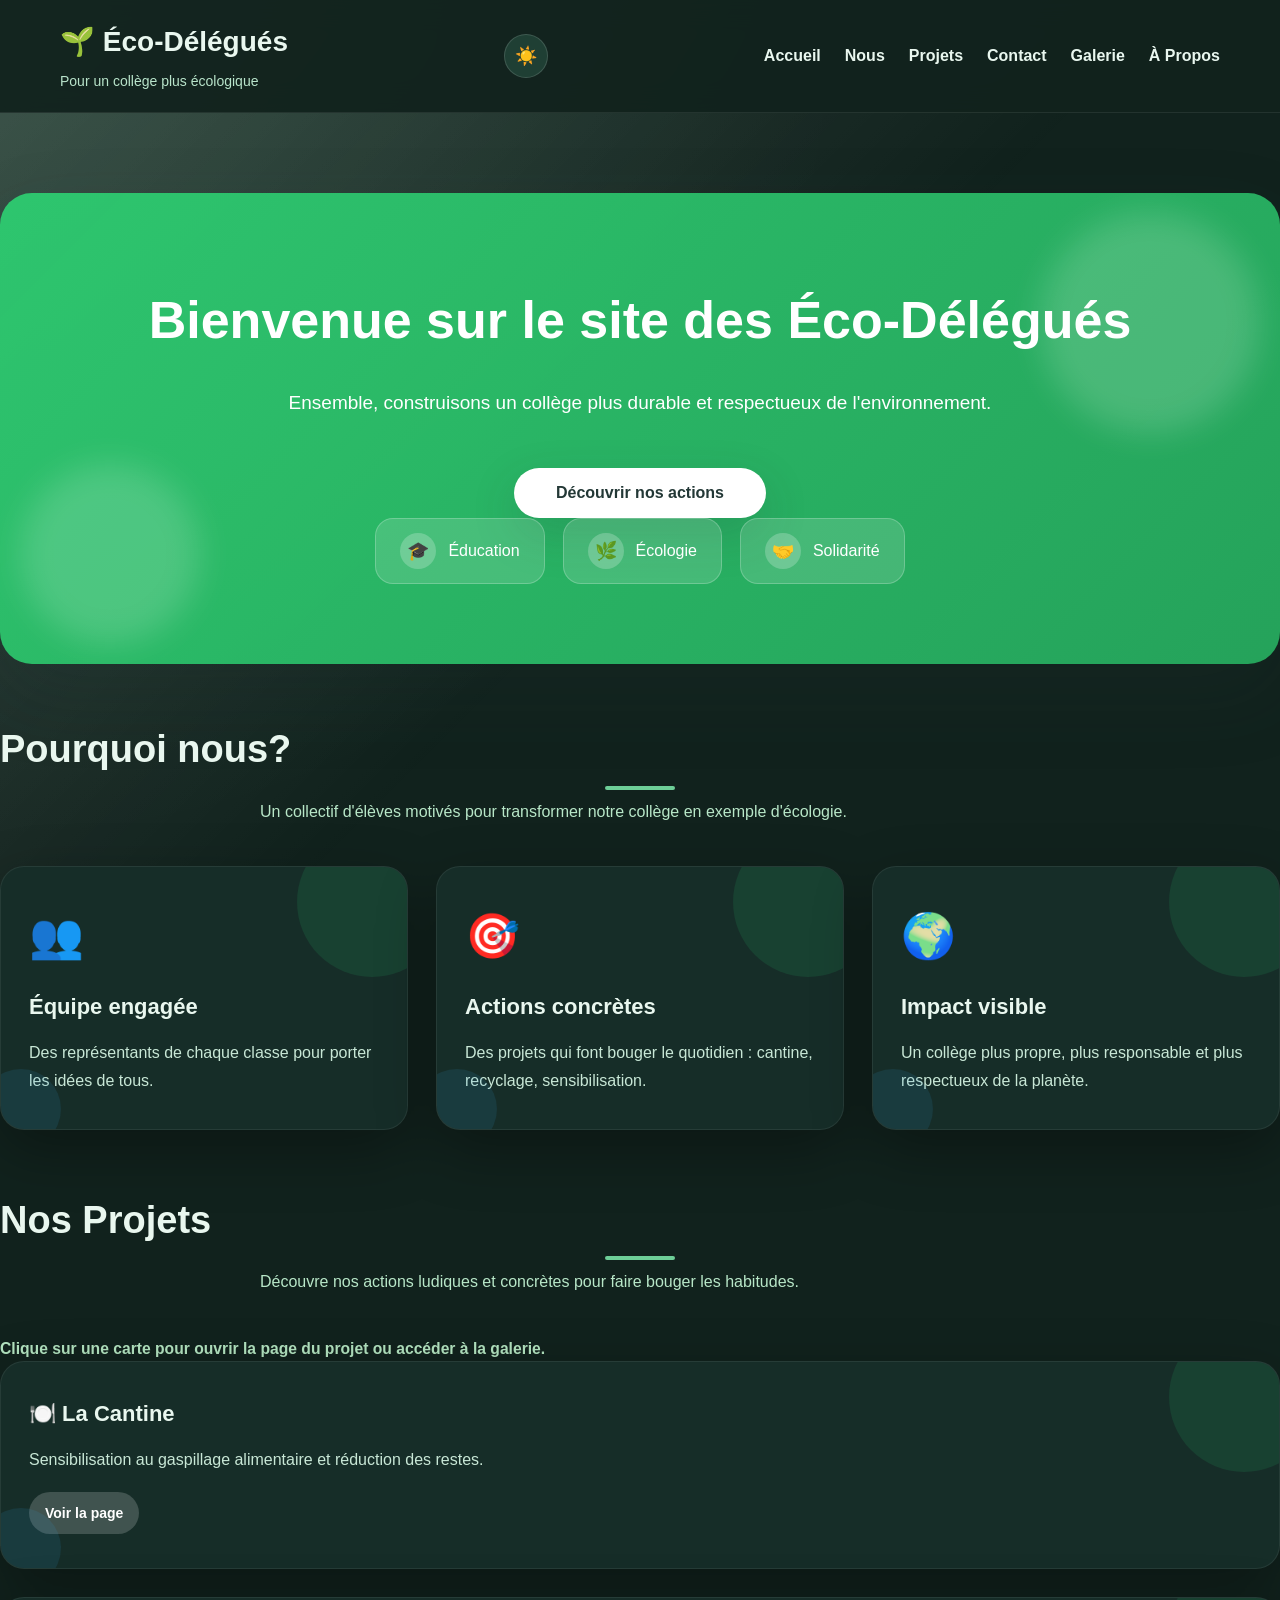
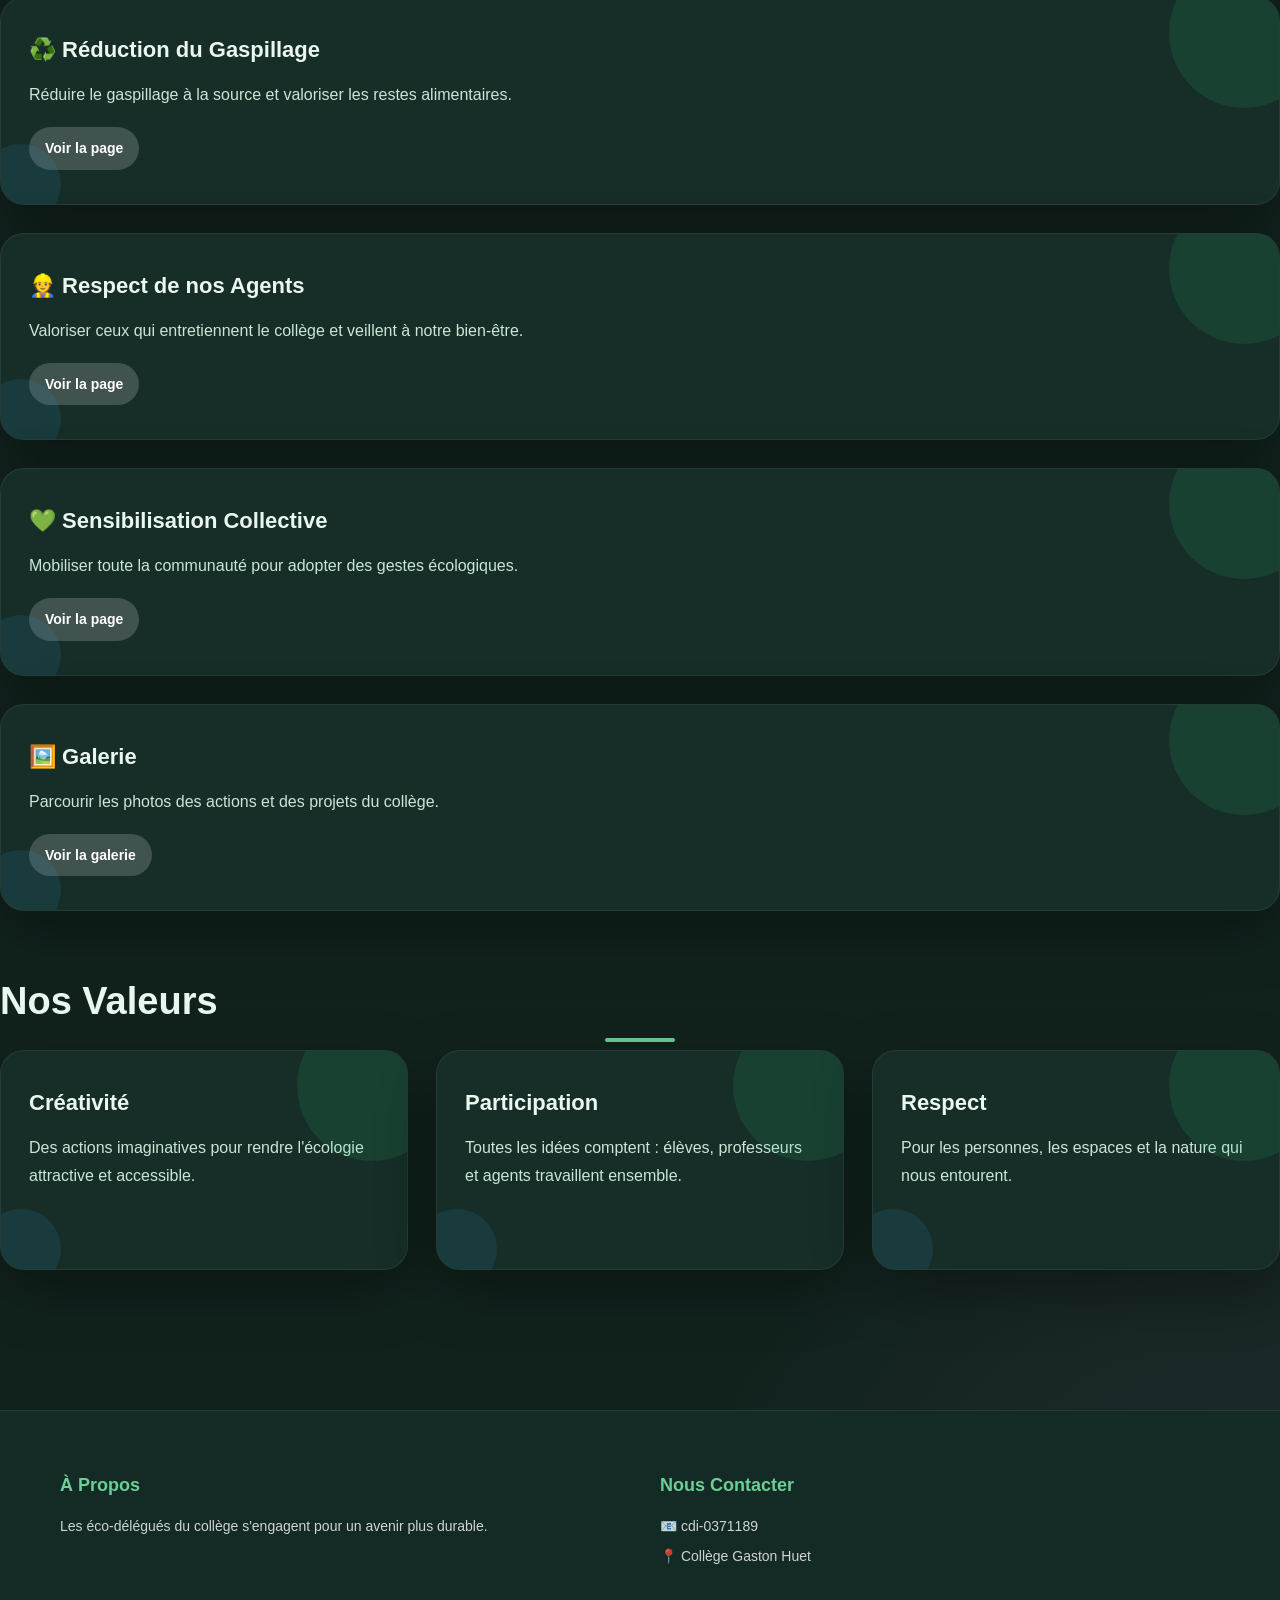
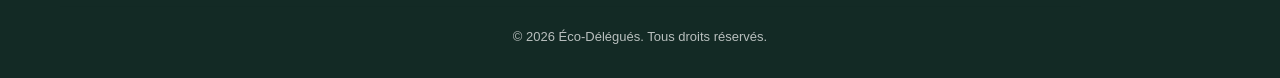
<file: index.html>
<!DOCTYPE html>
<html lang="fr">
<head>
    <meta charset="UTF-8">
    <meta name="viewport" content="width=device-width, initial-scale=1.0">
    <title>Éco-Délégués - Notre Collège</title>
    <link rel="stylesheet" href="index.css">
    <script>
        (function() {
            const savedTheme = localStorage.getItem('ecoTheme');
            const theme = savedTheme || 'dark';
            if (theme === 'dark') {
                document.documentElement.classList.add('dark-mode');
                document.body.classList.add('dark-mode');
            }
        })();
    </script>
</head>
<body>
    <!-- HEADER -->
    <header class="header">
        <div class="container">
            <div class="logo">
                <h1>🌱 Éco-Délégués</h1>
                <p class="tagline">Pour un collège plus écologique</p>
            </div>
            <button class="theme-toggle" id="themeToggle" aria-label="Changer le thème">🌙</button>
            <button class="nav-toggle" id="navToggle" aria-label="Ouvrir le menu" aria-expanded="false">☰</button>
            <nav class="navbar">
                <ul>
                    <li><a href="#accueil">Accueil</a></li>
                    <li><a href="#nous">Nous</a></li>
                    <li><a href="#projets">Projets</a></li>
                    <li><a href="#contact">Contact</a></li>
                    <li><a href="gallery.html">Galerie</a></li>
                    <li><a href="apropos.html">À Propos</a></li>
                </ul>
            </nav>
        </div>
    </header>

    <!-- MAIN CONTENT -->
    <main class="main">
        <section id="accueil" class="hero">
            <div class="hero-content">
                <h2>Bienvenue sur le site des Éco-Délégués</h2>
                <p>Ensemble, construisons un collège plus durable et respectueux de l'environnement.</p>
                <button class="btn" id="btnExplore">Découvrir nos actions</button>
            </div>
            <div class="hero-badges">
                <div class="badge">
                    <span>🎓</span>
                    <p>Éducation</p>
                </div>
                <div class="badge">
                    <span>🌿</span>
                    <p>Écologie</p>
                </div>
                <div class="badge">
                    <span>🤝</span>
                    <p>Solidarité</p>
                </div>
            </div>
        </section>

        <section id="nous" class="team">
            <h2>Pourquoi nous?</h2>
            <p class="section-subtitle">Un collectif d'élèves motivés pour transformer notre collège en exemple d'écologie.</p>
            <div class="team-grid">
                <div class="team-card">
                    <div class="card-icon">👥</div>
                    <h3>Équipe engagée</h3>
                    <p>Des représentants de chaque classe pour porter les idées de tous.</p>
                </div>
                <div class="team-card">
                    <div class="card-icon">🎯</div>
                    <h3>Actions concrètes</h3>
                    <p>Des projets qui font bouger le quotidien : cantine, recyclage, sensibilisation.</p>
                </div>
                <div class="team-card">
                    <div class="card-icon">🌍</div>
                    <h3>Impact visible</h3>
                    <p>Un collège plus propre, plus responsable et plus respectueux de la planète.</p>
                </div>
            </div>
        </section>

        <section id="projets" class="projects">
            <h2>Nos Projets</h2>
            <p class="section-subtitle">Découvre nos actions ludiques et concrètes pour faire bouger les habitudes.</p>
            <p class="section-hint">Clique sur une carte pour ouvrir la page du projet ou accéder à la galerie.</p>
            <div class="projects-grid">
                <a href="https://eco-delegues.netlify.app/cantine" class="project-link">
                    <div class="project-card">
                        <h3>🍽️ La Cantine</h3>
                        <p>Sensibilisation au gaspillage alimentaire et réduction des restes.</p>
                        <span class="project-cta">Voir la page</span>
                    </div>
                </a>
                <a href="gaspillage.html" class="project-link">
                    <div class="project-card">
                        <h3>♻️ Réduction du Gaspillage</h3>
                        <p>Réduire le gaspillage à la source et valoriser les restes alimentaires.</p>
                        <span class="project-cta">Voir la page</span>
                    </div>
                </a>
                <a href="https://eco-delegues.netlify.app/agents" class="project-link">
                    <div class="project-card">
                        <h3>👷 Respect de nos Agents</h3>
                        <p>Valoriser ceux qui entretiennent le collège et veillent à notre bien-être.</p>
                        <span class="project-cta">Voir la page</span>
                    </div>
                </a>
                <a href="sensibilisation.html" class="project-link">
                    <div class="project-card">
                        <h3>💚 Sensibilisation Collective</h3>
                        <p>Mobiliser toute la communauté pour adopter des gestes écologiques.</p>
                        <span class="project-cta">Voir la page</span>
                    </div>
                </a>
                <a href="gallery.html" class="project-link">
                    <div class="project-card">
                        <h3>🖼️ Galerie</h3>
                        <p>Parcourir les photos des actions et des projets du collège.</p>
                        <span class="project-cta">Voir la galerie</span>
                    </div>
                </a>
            </div>
        </section>

        <section class="impact">
            <h2>Nos Valeurs</h2>
            <div class="impact-grid">
                <div class="impact-card">
                    <h3>Créativité</h3>
                    <p>Des actions imaginatives pour rendre l'écologie attractive et accessible.</p>
                </div>
                <div class="impact-card">
                    <h3>Participation</h3>
                    <p>Toutes les idées comptent : élèves, professeurs et agents travaillent ensemble.</p>
                </div>
                <div class="impact-card">
                    <h3>Respect</h3>
                    <p>Pour les personnes, les espaces et la nature qui nous entourent.</p>
                </div>
            </div>
        </section>
    </main>

    <button class="back-to-top" id="backToTop" title="Retour en haut">↑</button>

    <!-- FOOTER -->
    <footer class="footer" id="contact">
        <div class="container">
            <div class="footer-content">
                <div class="footer-section">
                    <h4>À Propos</h4>
                    <p>Les éco-délégués du collège s'engagent pour un avenir plus durable.</p>
                </div>
                <div class="footer-section">
                    <h4>Nous Contacter</h4>
                    <p>📧 cdi-0371189</p>
                    <p>📍 Collège Gaston Huet</p>
                </div>
            </div>
            <div class="footer-bottom">
                <p>&copy; 2026 Éco-Délégués. Tous droits réservés.</p>
            </div>
        </div>
    </footer>

    <script src="index.js"></script>
    <script src="nav.js"></script>
</body>
</html>
</file>
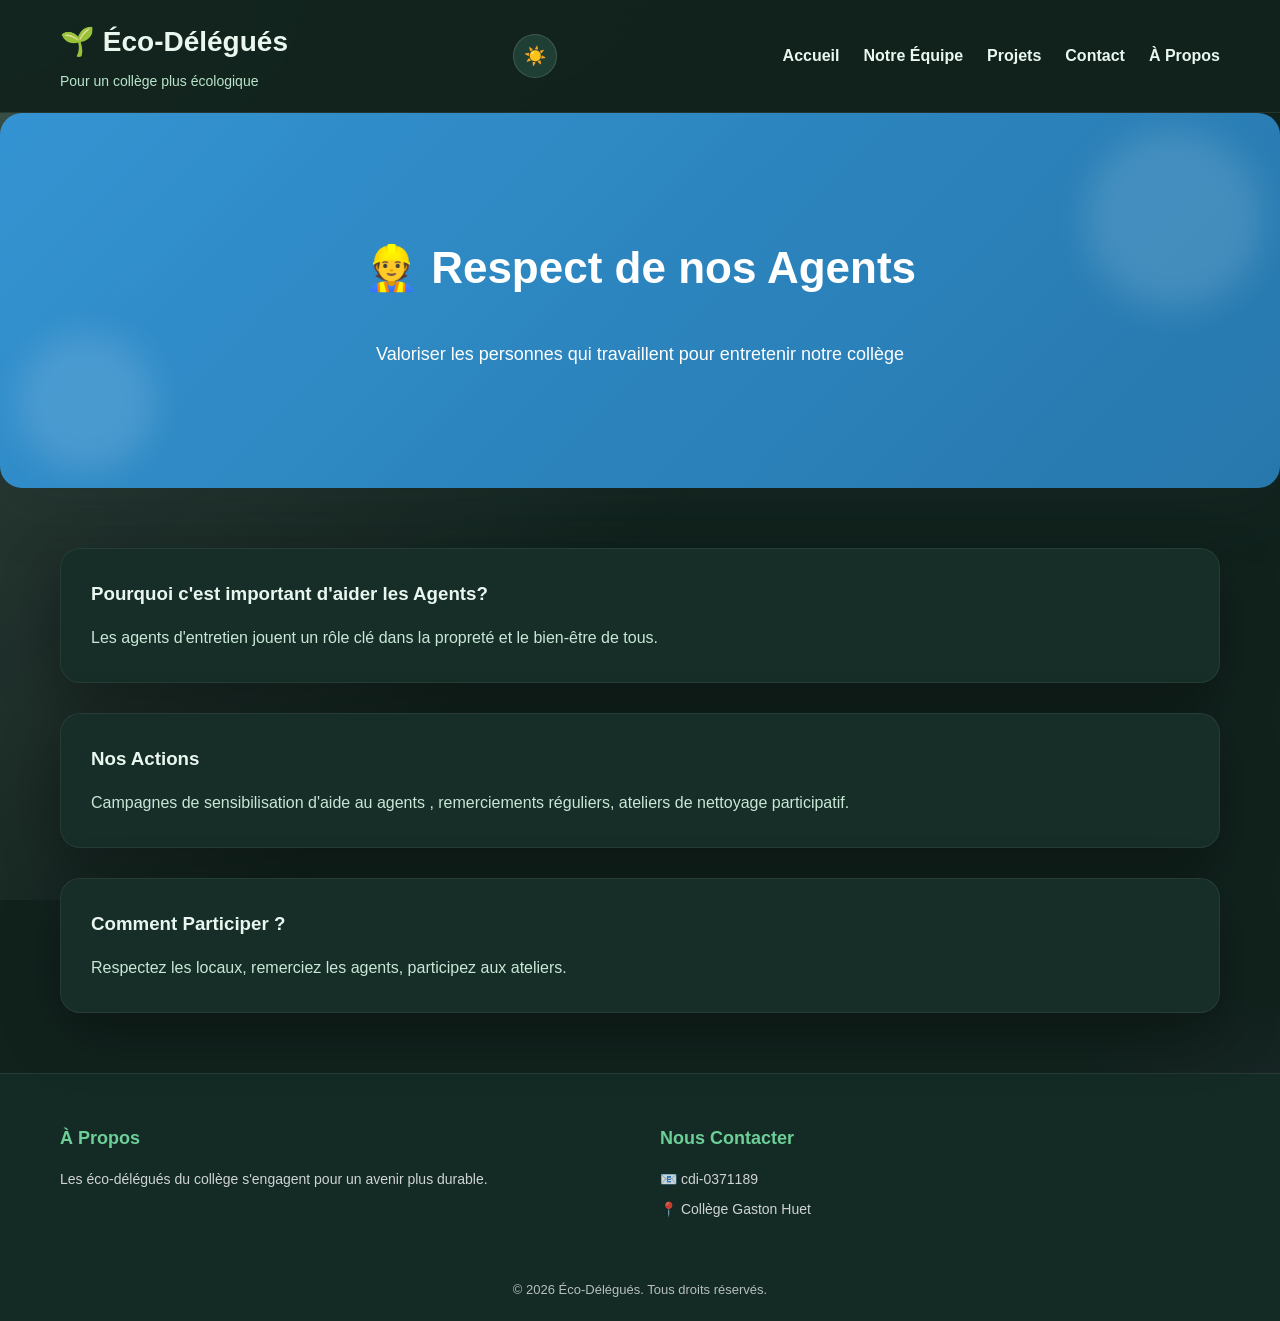
<file: agents.html>
<!DOCTYPE html>
<html lang="fr">
<head>
    <meta charset="UTF-8">
    <meta name="viewport" content="width=device-width, initial-scale=1.0">
    <title>Éco-Délégués - Respect de nos Agents</title>
    <link rel="stylesheet" href="agents.css">
    <script>
        (function() {
            const savedTheme = localStorage.getItem('ecoTheme');
            const theme = savedTheme || 'dark';
            if (theme === 'dark') {
                document.documentElement.classList.add('dark-mode');
                document.body.classList.add('dark-mode');
            }
        })();
    </script>
</head>
<body>
    <header class="header">
        <div class="container">
            <div class="logo">
                <h1>🌱 Éco-Délégués</h1>
                <p class="tagline">Pour un collège plus écologique</p>
            </div>
            <button class="theme-toggle" id="themeToggle" aria-label="Changer le thème">🌙</button>
            <button class="nav-toggle" id="navToggle" aria-label="Ouvrir le menu" aria-expanded="false">☰</button>
            <nav class="navbar">
                <ul>
                    <li><a href="index.html#accueil">Accueil</a></li>
                    <li><a href="index.html#nous">Notre Équipe</a></li>
                    <li><a href="index.html#projets">Projets</a></li>
                    <li><a href="index.html#contact">Contact</a></li>
                    <li><a href="apropos.html">À Propos</a></li>
                </ul>
            </nav>
        </div>
    </header>

    <main class="main">
        <section class="hero">
            <div class="hero-content">
                <h2>👷 Respect de nos Agents</h2>
                <p>Valoriser les personnes qui travaillent pour entretenir notre collège</p>
            </div>
        </section>

        <section class="content">
            <div class="container">
                <div class="info-card">
                    <h3>Pourquoi c'est important d'aider les Agents?</h3>
                    <p>Les agents d'entretien jouent un rôle clé dans la propreté et le bien-être de tous.</p>
                </div>
                <div class="info-card">
                    <h3>Nos Actions</h3>
                    <p>Campagnes de sensibilisation d'aide au agents , remerciements réguliers, ateliers de nettoyage participatif.</p>
                </div>
                <div class="info-card">
                    <h3>Comment Participer ?</h3>
                    <p>Respectez les locaux, remerciez les agents, participez aux ateliers.</p>
                </div>
            </div>
        </section>
    </main>

    <footer class="footer">
        <div class="container">
            <div class="footer-content">
                <div class="footer-section">
                    <h4>À Propos</h4>
                    <p>Les éco-délégués du collège s'engagent pour un avenir plus durable.</p>
                </div>
                <div class="footer-section">
                    <h4>Nous Contacter</h4>
                    <p>📧 cdi-0371189</p>
                    <p>📍 Collège Gaston Huet</p>
                </div>
            </div>
            <div class="footer-bottom">
                <p>&copy; 2026 Éco-Délégués. Tous droits réservés.</p>
            </div>
        </div>
    </footer>

    <script src="agents.js"></script>
    <script src="nav.js"></script>
</body>
</html>
</file>
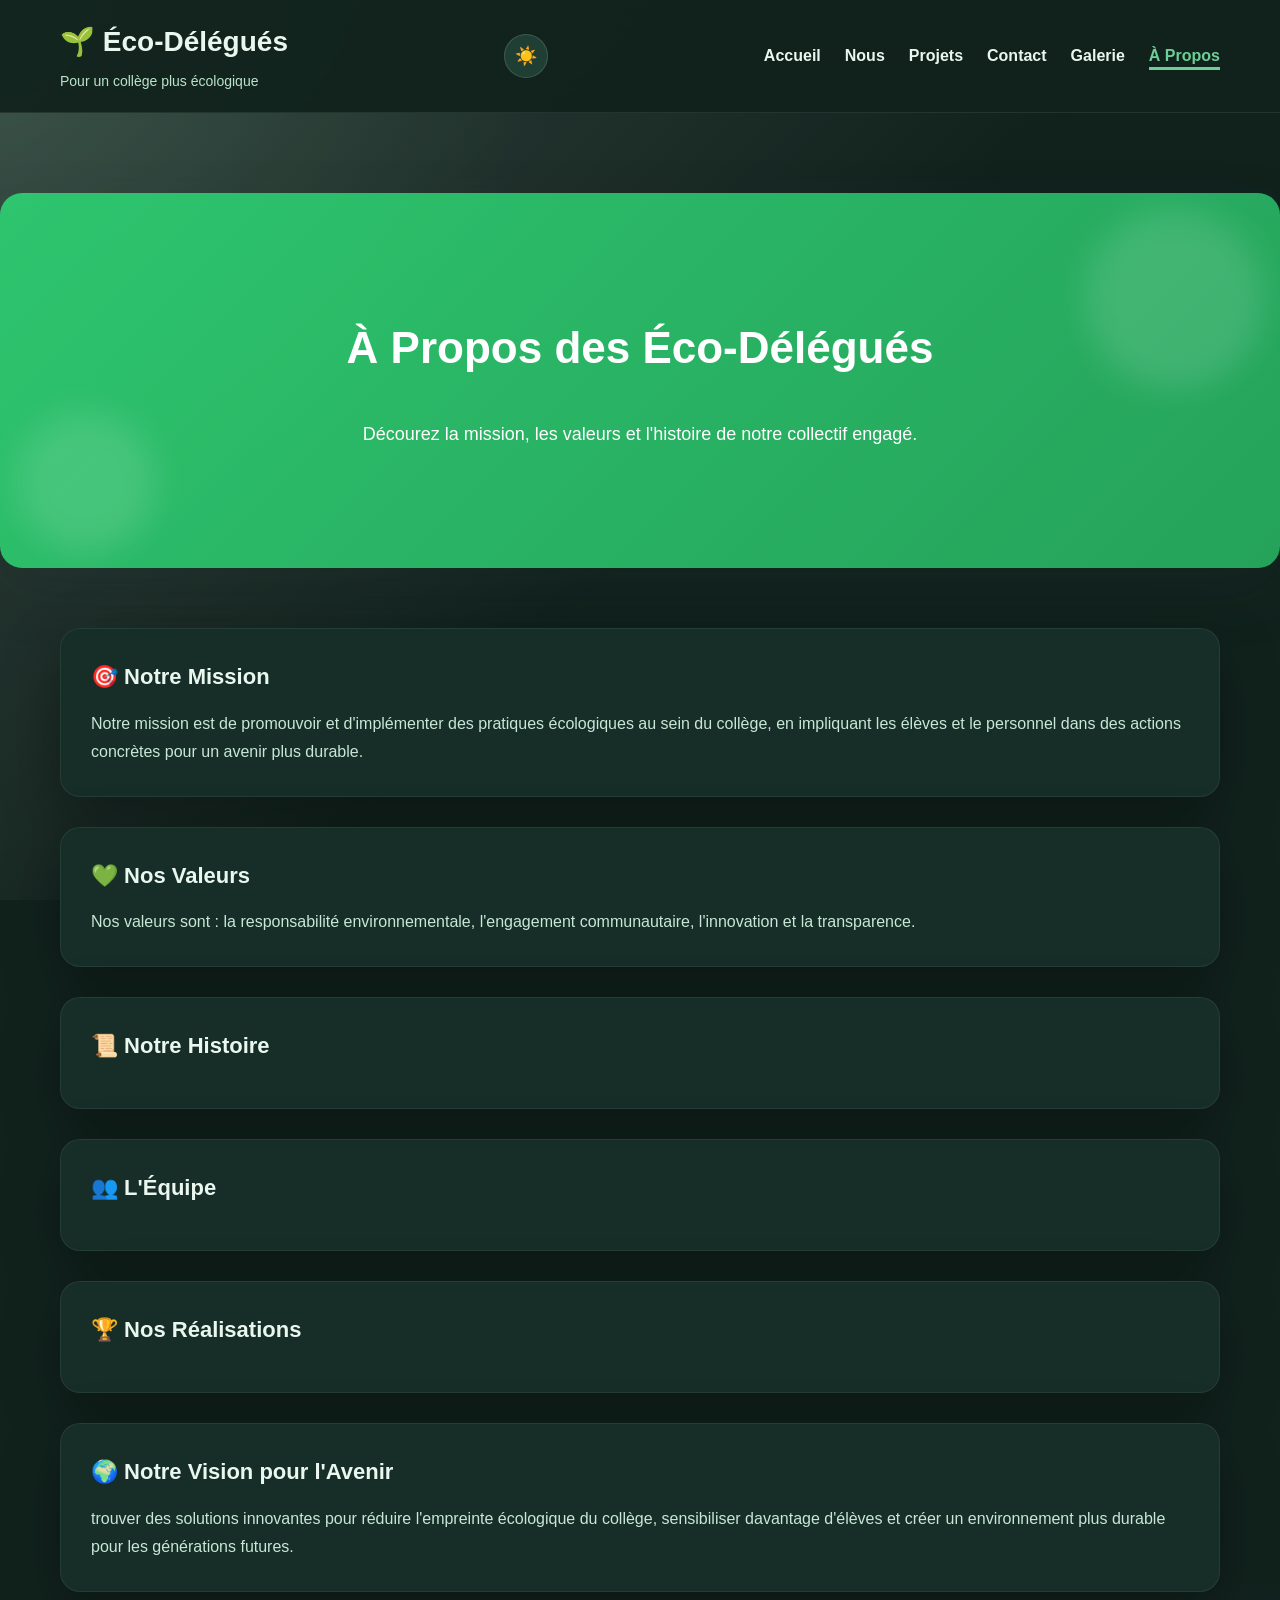
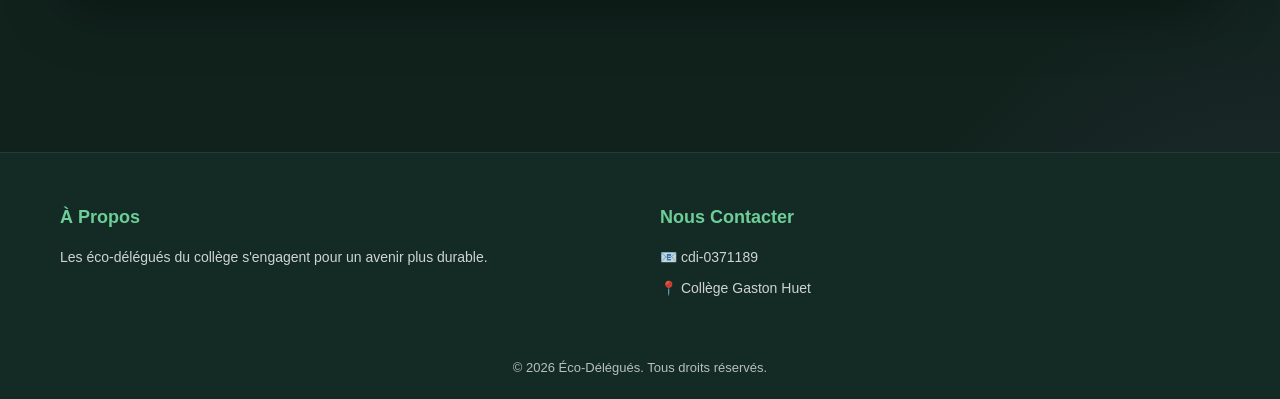
<file: apropos.html>
<!DOCTYPE html>
<html lang="fr">
<head>
    <meta charset="UTF-8">
    <meta name="viewport" content="width=device-width, initial-scale=1.0">
    <title>Éco-Délégués - À Propos</title>
    <link rel="stylesheet" href="apropos.css">
    <script>
        (function() {
            const savedTheme = localStorage.getItem('ecoTheme');
            const theme = savedTheme || 'dark';
            if (theme === 'dark') {
                document.documentElement.classList.add('dark-mode');
                document.body.classList.add('dark-mode');
            }
        })();
    </script>
</head>
<body>
    <header class="header">
        <div class="container">
            <div class="logo">
                <h1>🌱 Éco-Délégués</h1>
                <p class="tagline">Pour un collège plus écologique</p>
            </div>
            <button class="theme-toggle" id="themeToggle" aria-label="Changer le thème">🌙</button>
            <button class="nav-toggle" id="navToggle" aria-label="Ouvrir le menu" aria-expanded="false">☰</button>
            <nav class="navbar">
                <ul>
                    <li><a href="index.html#accueil">Accueil</a></li>
                    <li><a href="index.html#nous">Nous</a></li>
                    <li><a href="index.html#projets">Projets</a></li>
                    <li><a href="index.html#contact">Contact</a></li>
                    <li><a href="gallery.html">Galerie</a></li>
                    <li><a href="apropos.html" class="active">À Propos</a></li>
                </ul>
            </nav>
        </div>
    </header>

    <main class="main">
        <section class="hero">
            <div class="hero-content">
                <h2>À Propos des Éco-Délégués</h2>
                <p>Décourez la mission, les valeurs et l'histoire de notre collectif engagé.</p>
            </div>
        </section>

        <section class="content">
            <div class="container">
                <div class="info-card">
                    <h3>🎯 Notre Mission</h3>
                    <p>
                        <!-- À REMPLIR MANUELLEMENT -->
                        Notre mission est de promouvoir et d'implémenter des pratiques écologiques au sein du collège, en impliquant les élèves et le personnel dans des actions concrètes pour un avenir plus durable.
                    </p>
                </div>
                <div class="info-card">
                    <h3>💚 Nos Valeurs</h3>
                    <p>
                        <!-- À REMPLIR MANUELLEMENT -->
                        Nos valeurs sont : la responsabilité environnementale, l'engagement communautaire, l'innovation et la transparence.
                    </p>
                </div>
                <div class="info-card">
                    <h3>📜 Notre Histoire</h3>
                    <p>
                        <!-- À REMPLIR MANUELLEMENT -->
                    </p>
                </div>
                <div class="info-card">
                    <h3>👥 L'Équipe</h3>
                    <p>
                        <!-- À REMPLIR MANUELLEMENT -->
                    </p>
                </div>
                <div class="info-card">
                    <h3>🏆 Nos Réalisations</h3>
                    <p>
                        <!-- À REMPLIR MANUELLEMENT -->
                    </p>
                </div>
                <div class="info-card">
                    <h3>🌍 Notre Vision pour l'Avenir</h3>
                    <p>
                        <!-- À REMPLIR MANUELLEMENT -->
                         trouver des solutions innovantes pour réduire l'empreinte écologique du collège, sensibiliser davantage d'élèves et créer un environnement plus durable pour les générations futures.
                    </p>
                </div>
            </div>
        </section>
    </main>

    <footer class="footer">
        <div class="container">
            <div class="footer-content">
                <div class="footer-section">
                    <h4>À Propos</h4>
                    <p>Les éco-délégués du collège s'engagent pour un avenir plus durable.</p>
                </div>
                <div class="footer-section">
                    <h4>Nous Contacter</h4>
                    <p>📧 cdi-0371189</p>
                    <p>📍 Collège Gaston Huet</p>
                </div>
            </div>
            <div class="footer-bottom">
                <p>&copy; 2026 Éco-Délégués. Tous droits réservés.</p>
            </div>
        </div>
    </footer>

    <script src="apropos.js"></script>
    <script src="nav.js"></script>
</body>
</html>
</file>
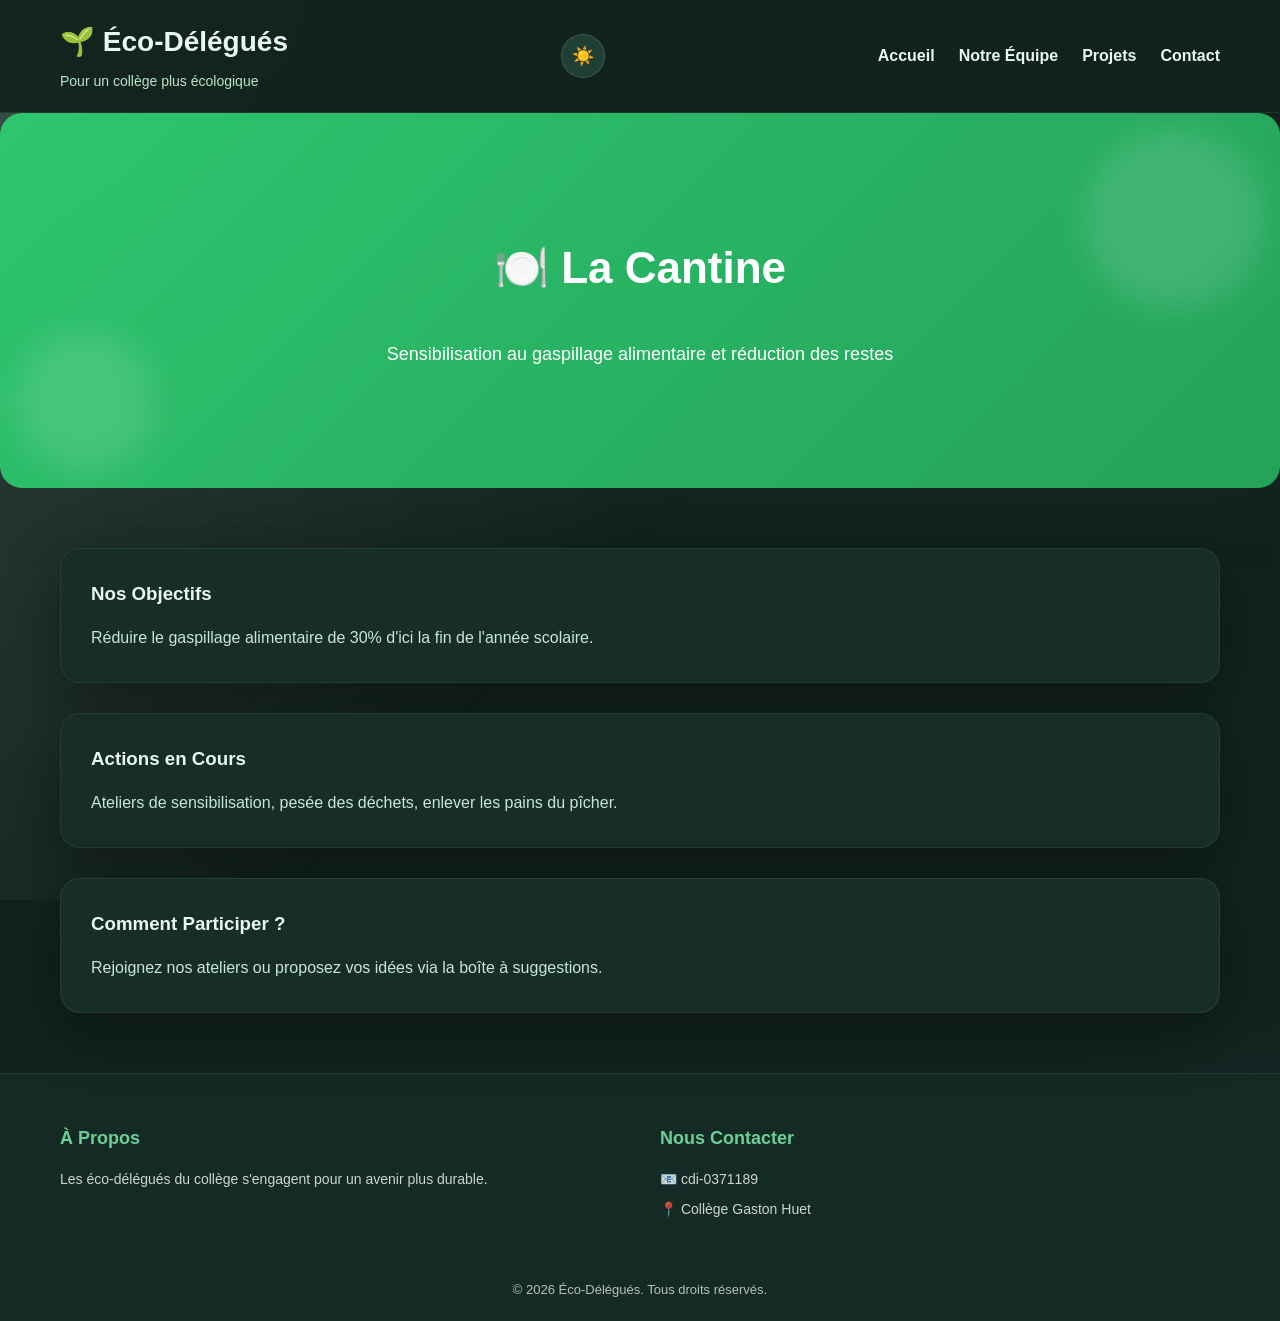
<file: cantine.html>
<!DOCTYPE html>
<html lang="fr">
<head>
    <meta charset="UTF-8">
    <meta name="viewport" content="width=device-width, initial-scale=1.0">
    <title>Éco-Délégués - La Cantine</title>
    <link rel="stylesheet" href="cantine.css">
    <script>
        (function() {
            const savedTheme = localStorage.getItem('ecoTheme');
            const theme = savedTheme || 'dark';
            if (theme === 'dark') {
                document.documentElement.classList.add('dark-mode');
                document.body.classList.add('dark-mode');
            }
        })();
    </script>
</head>
<body>
    <header class="header">
        <div class="container">
            <div class="logo">
                <h1>🌱 Éco-Délégués</h1>
                <p class="tagline">Pour un collège plus écologique</p>
            </div>
            <button class="theme-toggle" id="themeToggle" aria-label="Changer le thème">🌙</button>
            <button class="nav-toggle" id="navToggle" aria-label="Ouvrir le menu" aria-expanded="false">☰</button>
            <nav class="navbar">
                <ul>
                    <li><a href="index.html#accueil">Accueil</a></li>
                    <li><a href="index.html#nous">Notre Équipe</a></li>
                    <li><a href="index.html#projets">Projets</a></li>
                    <li><a href="index.html#contact">Contact</a></li>
                </ul>
            </nav>
        </div>
    </header>

    <main class="main">
        <section class="hero">
            <div class="hero-content">
                <h2>🍽️ La Cantine</h2>
                <p>Sensibilisation au gaspillage alimentaire et réduction des restes</p>
            </div>
        </section>

        <section class="content">
            <div class="container">
                <div class="info-card">
                    <h3>Nos Objectifs</h3>
                    <p>Réduire le gaspillage alimentaire de 30% d'ici la fin de l'année scolaire.</p>
                </div>
                <div class="info-card">
                    <h3>Actions en Cours</h3>
                    <p>Ateliers de sensibilisation, pesée des déchets, enlever les pains du pîcher.</p>
                </div>
                <div class="info-card">
                    <h3>Comment Participer ?</h3>
                    <p>Rejoignez nos ateliers ou proposez vos idées via la boîte à suggestions.</p>
                </div>
            </div>
        </section>
    </main>

    <footer class="footer">
        <div class="container">
            <div class="footer-content">
                <div class="footer-section">
                    <h4>À Propos</h4>
                    <p>Les éco-délégués du collège s'engagent pour un avenir plus durable.</p>
                </div>
                <div class="footer-section">
                    <h4>Nous Contacter</h4>
                    <p>📧 cdi-0371189</p>
                    <p>📍 Collège Gaston Huet</p>
                </div>
            </div>
            <div class="footer-bottom">
                <p>&copy; 2026 Éco-Délégués. Tous droits réservés.</p>
            </div>
        </div>
    </footer>

    <script src="cantine.js"></script>
    <script src="nav.js"></script>
</body>
</html>
</file>
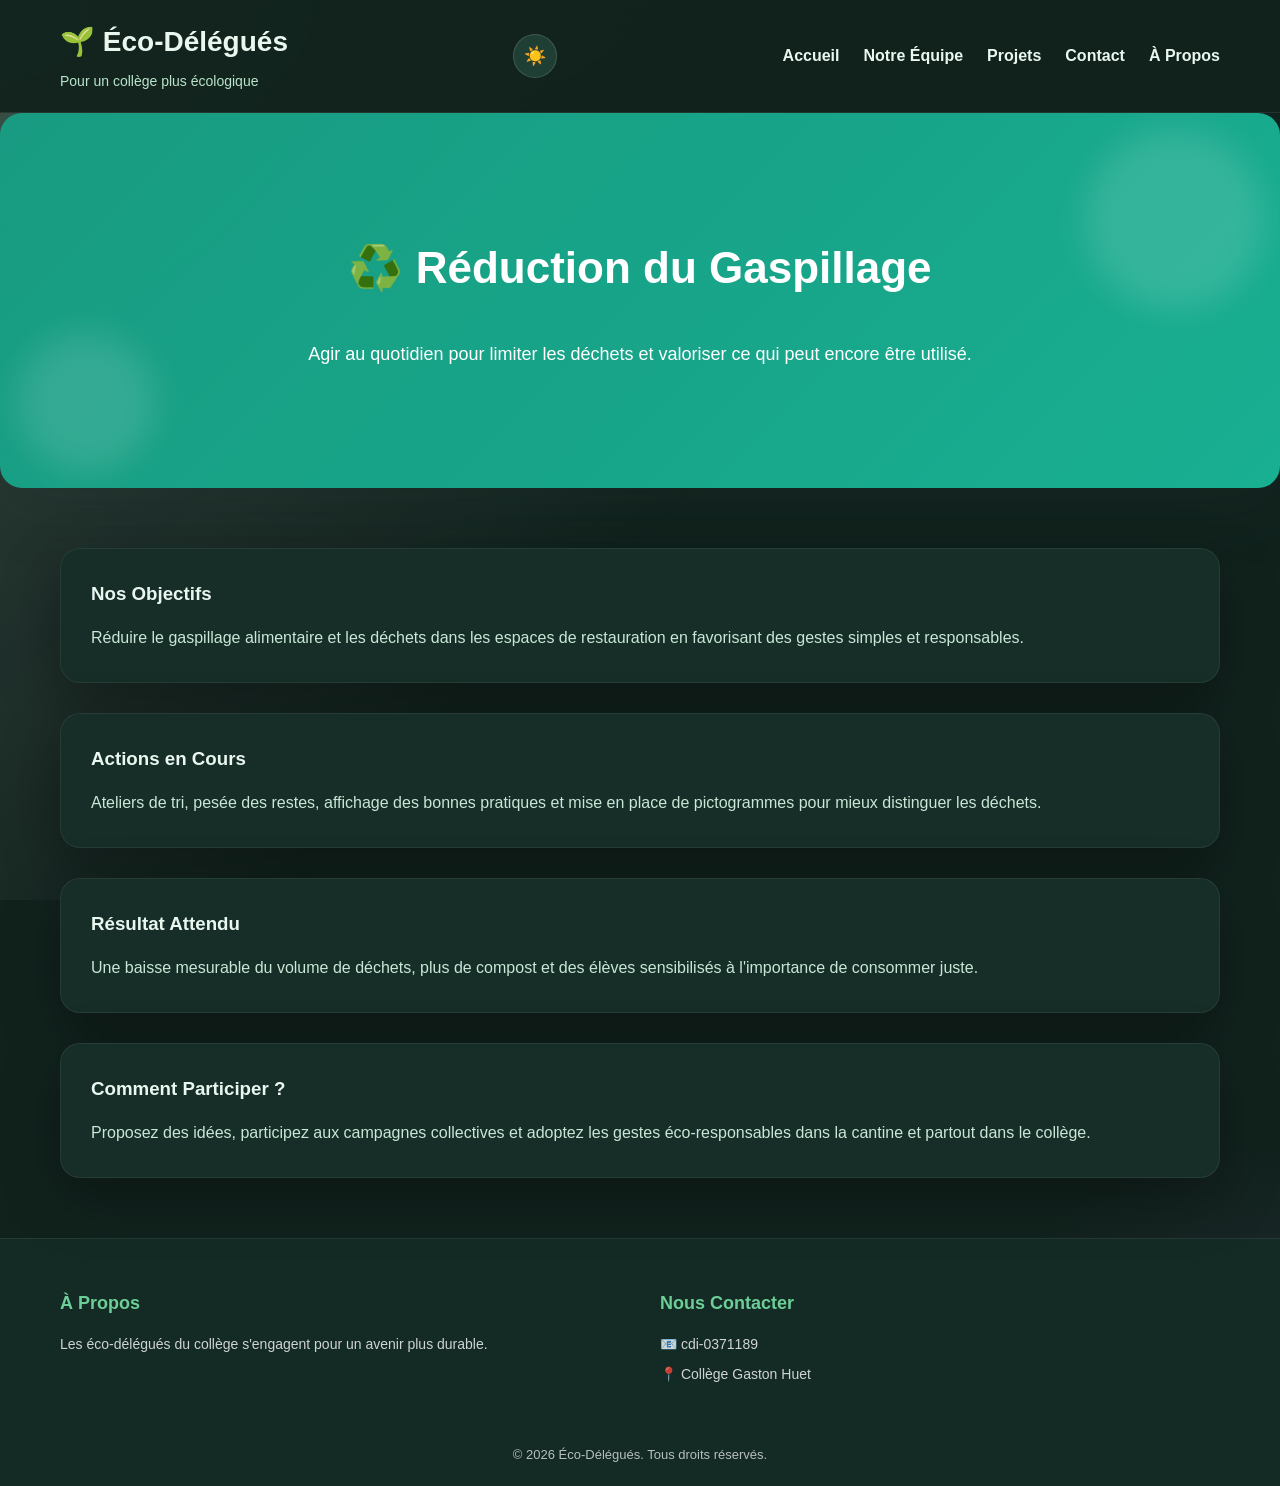
<file: gaspillage.html>
<!DOCTYPE html>
<html lang="fr">
<head>
    <meta charset="UTF-8">
    <meta name="viewport" content="width=device-width, initial-scale=1.0">
    <title>Éco-Délégués - Réduction du Gaspillage</title>
    <link rel="stylesheet" href="gaspillage.css">
    <script>
        (function() {
            const savedTheme = localStorage.getItem('ecoTheme');
            const theme = savedTheme || 'dark';
            if (theme === 'dark') {
                document.documentElement.classList.add('dark-mode');
                document.body.classList.add('dark-mode');
            }
        })();
    </script>
</head>
<body>
    <header class="header">
        <div class="container">
            <div class="logo">
                <h1>🌱 Éco-Délégués</h1>
                <p class="tagline">Pour un collège plus écologique</p>
            </div>
            <button class="theme-toggle" id="themeToggle" aria-label="Changer le thème">🌙</button>
            <button class="nav-toggle" id="navToggle" aria-label="Ouvrir le menu" aria-expanded="false">☰</button>
            <nav class="navbar">
                <ul>
                    <li><a href="index.html#accueil">Accueil</a></li>
                    <li><a href="index.html#nous">Notre Équipe</a></li>
                    <li><a href="index.html#projets">Projets</a></li>
                    <li><a href="index.html#contact">Contact</a></li>
                    <li><a href="apropos.html">À Propos</a></li>
                </ul>
            </nav>
        </div>
    </header>

    <main class="main">
        <section class="hero">
            <div class="hero-content">
                <h2>♻️ Réduction du Gaspillage</h2>
                <p>Agir au quotidien pour limiter les déchets et valoriser ce qui peut encore être utilisé.</p>
            </div>
        </section>

        <section class="content">
            <div class="container">
                <div class="info-card">
                    <h3>Nos Objectifs</h3>
                    <p>Réduire le gaspillage alimentaire et les déchets dans les espaces de restauration en favorisant des gestes simples et responsables.</p>
                </div>
                <div class="info-card">
                    <h3>Actions en Cours</h3>
                    <p>Ateliers de tri, pesée des restes, affichage des bonnes pratiques et mise en place de pictogrammes pour mieux distinguer les déchets.</p>
                </div>
                <div class="info-card">
                    <h3>Résultat Attendu</h3>
                    <p>Une baisse mesurable du volume de déchets, plus de compost et des élèves sensibilisés à l'importance de consommer juste.</p>
                </div>
                <div class="info-card">
                    <h3>Comment Participer ?</h3>
                    <p>Proposez des idées, participez aux campagnes collectives et adoptez les gestes éco-responsables dans la cantine et partout dans le collège.</p>
                </div>
            </div>
        </section>
    </main>

    <footer class="footer">
        <div class="container">
            <div class="footer-content">
                <div class="footer-section">
                    <h4>À Propos</h4>
                    <p>Les éco-délégués du collège s'engagent pour un avenir plus durable.</p>
                </div>
                <div class="footer-section">
                    <h4>Nous Contacter</h4>
                    <p>📧 cdi-0371189</p>
                    <p>📍 Collège Gaston Huet</p>
                </div>
            </div>
            <div class="footer-bottom">
                <p>&copy; 2026 Éco-Délégués. Tous droits réservés.</p>
            </div>
        </div>
    </footer>

    <script src="gaspillage.js"></script>
    <script src="nav.js"></script>
</body>
</html>
</file>
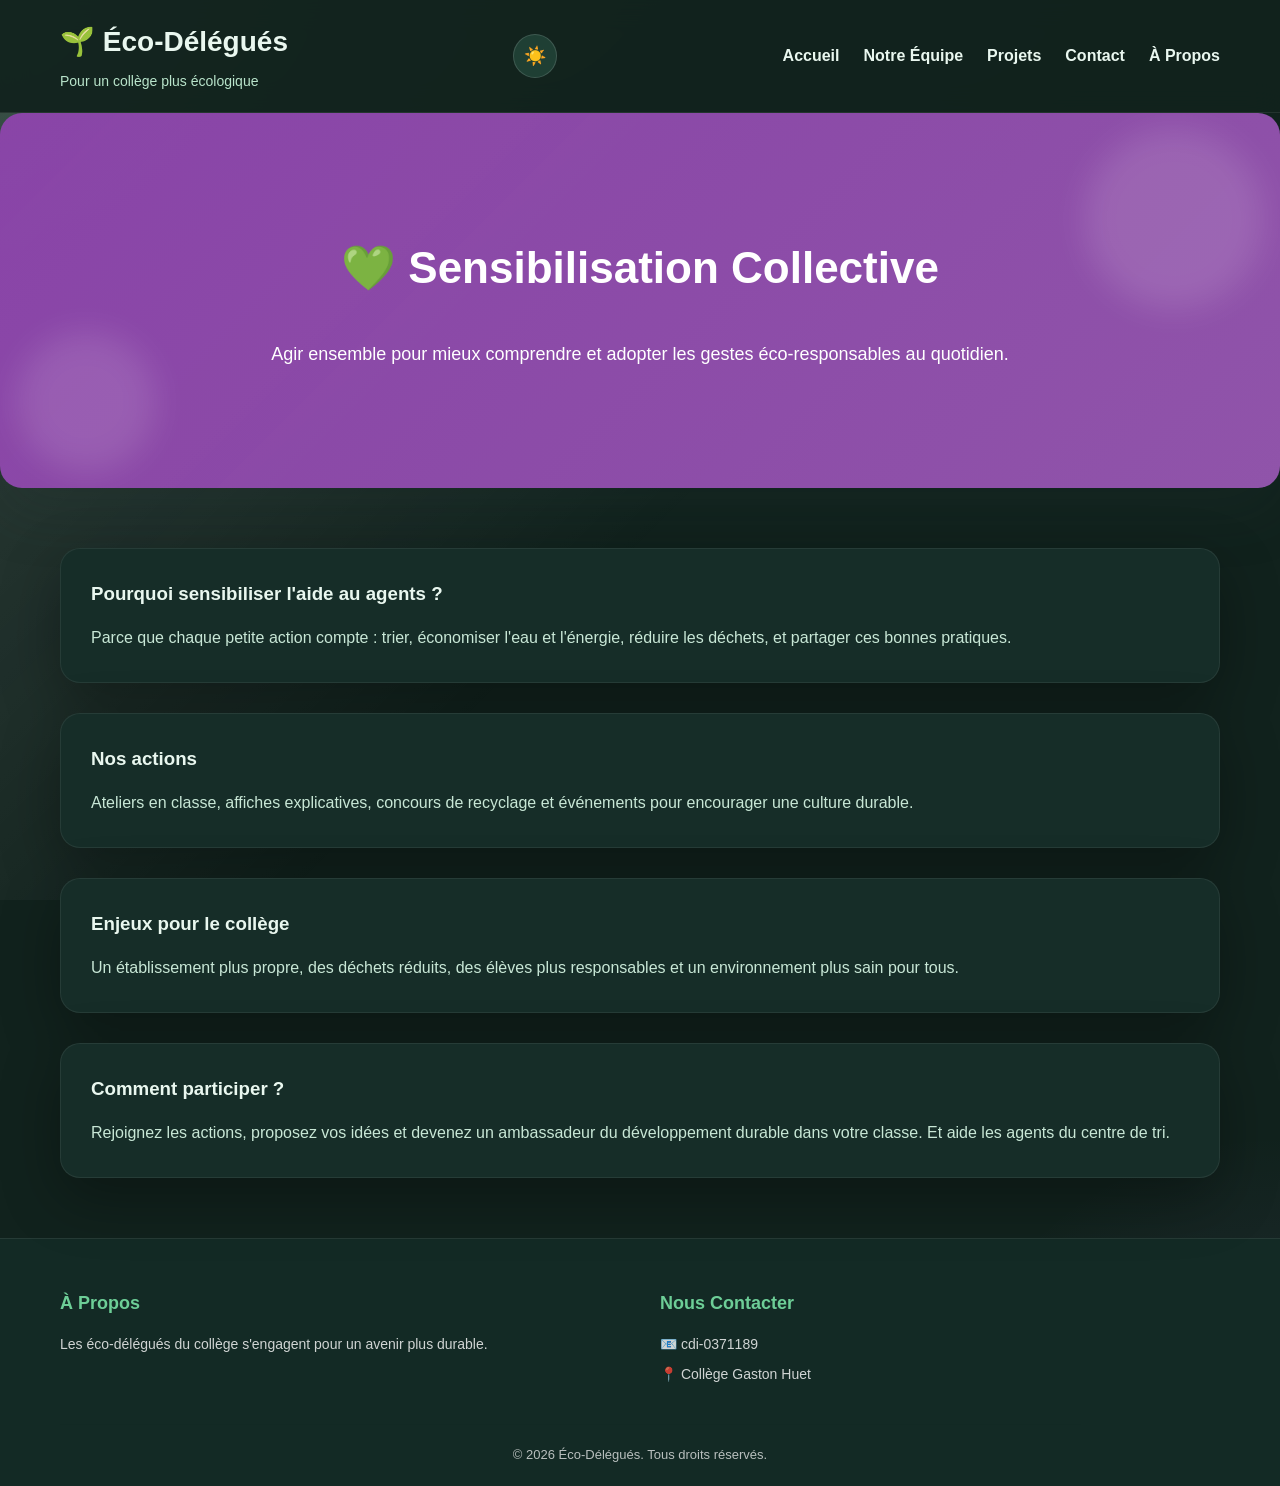
<file: sensibilisation.html>
<!DOCTYPE html>
<html lang="fr">
<head>
    <meta charset="UTF-8">
    <meta name="viewport" content="width=device-width, initial-scale=1.0">
    <title>Éco-Délégués - Sensibilisation Collective</title>
    <link rel="stylesheet" href="sensibilisation.css">
    <script>
        (function() {
            const savedTheme = localStorage.getItem('ecoTheme');
            const theme = savedTheme || 'dark';
            if (theme === 'dark') {
                document.documentElement.classList.add('dark-mode');
                document.body.classList.add('dark-mode');
            }
        })();
    </script>
</head>
<body>
    <header class="header">
        <div class="container">
            <div class="logo">
                <h1>🌱 Éco-Délégués</h1>
                <p class="tagline">Pour un collège plus écologique</p>
            </div>
            <button class="theme-toggle" id="themeToggle" aria-label="Changer le thème">🌙</button>
            <button class="nav-toggle" id="navToggle" aria-label="Ouvrir le menu" aria-expanded="false">☰</button>
            <nav class="navbar">
                <ul>
                    <li><a href="index.html#accueil">Accueil</a></li>
                    <li><a href="index.html#nous">Notre Équipe</a></li>
                    <li><a href="index.html#projets">Projets</a></li>
                    <li><a href="index.html#contact">Contact</a></li>
                    <li><a href="apropos.html">À Propos</a></li>
                </ul>
            </nav>
        </div>
    </header>

    <main class="main">
        <section class="hero">
            <div class="hero-content">
                <h2>💚 Sensibilisation Collective</h2>
                <p>Agir ensemble pour mieux comprendre et adopter les gestes éco-responsables au quotidien.</p>
            </div>
        </section>

        <section class="content">
            <div class="container">
                <div class="info-card">
                    <h3>Pourquoi sensibiliser l'aide au agents ?</h3>
                    <p>Parce que chaque petite action compte : trier, économiser l'eau et l'énergie, réduire les déchets, et partager ces bonnes pratiques.</p>
                </div>
                <div class="info-card">
                    <h3>Nos actions</h3>
                    <p>Ateliers en classe, affiches explicatives, concours de recyclage et événements pour encourager une culture durable.</p>
                </div>
                <div class="info-card">
                    <h3>Enjeux pour le collège</h3>
                    <p>Un établissement plus propre, des déchets réduits, des élèves plus responsables et un environnement plus sain pour tous.</p>
                </div>
                <div class="info-card">
                    <h3>Comment participer ?</h3>
                    <p>Rejoignez les actions, proposez vos idées et devenez un ambassadeur du développement durable dans votre classe. Et aide les agents du centre de tri.</p>
                </div>
            </div>
        </section>
    </main>

    <footer class="footer">
        <div class="container">
            <div class="footer-content">
                <div class="footer-section">
                    <h4>À Propos</h4>
                    <p>Les éco-délégués du collège s'engagent pour un avenir plus durable.</p>
                </div>
                <div class="footer-section">
                    <h4>Nous Contacter</h4>
                    <p>📧 cdi-0371189</p>
                    <p>📍 Collège Gaston Huet</p>
                </div>
            </div>
            <div class="footer-bottom">
                <p>&copy; 2026 Éco-Délégués. Tous droits réservés.</p>
            </div>
        </div>
    </footer>

    <script src="sensibilisation.js"></script>
    <script src="nav.js"></script>
</body>
</html>
</file>
<file: index.css>
/* ========== VARIABLES GLOBALES ========== */
:root {
    --primary-color: #2ecc71;
    --secondary-color: #27ae60;
    --accent-color: #8e44ad;
    --text-color: #233836;
    --dark-color: #233836;
    --text-light: #ffffff;
    --bg-color: #f6faf7;
    --surface-color: #ffffff;
    --surface-muted: #edf6ef;
    --border-color: rgba(35, 56, 55, 0.12);
    --shadow: 0 20px 50px rgba(35, 56, 55, 0.12);
    --transition: all 0.35s ease;
}

.dark-mode {
    --primary-color: #6dce97;
    --secondary-color: #3f9c73;
    --accent-color: #c38ef8;
    --text-color: #e9f7ef;
    --text-light: #ffffff;
    --bg-color: #11221d;
    --surface-color: #162d28;
    --surface-muted: #1f3f34;
    --border-color: rgba(255, 255, 255, 0.08);
    --shadow: 0 20px 60px rgba(0, 0, 0, 0.33);
}

/* ========== RESET ET BASE ========== */
* {
    margin: 0;
    padding: 0;
    box-sizing: border-box;
}

html {
    scroll-behavior: smooth;
}

body {
    font-family: 'Segoe UI', Tahoma, Geneva, Verdana, sans-serif;
    color: var(--text-color);
    line-height: 1.6;
    background: radial-gradient(circle at top left, rgba(46, 204, 113, 0.16), transparent 24%),
                radial-gradient(circle at bottom right, rgba(52, 152, 219, 0.12), transparent 18%),
                var(--bg-color);
    min-height: 100vh;
    transition: background 0.35s ease, color 0.35s ease;
}

.dark-mode body {
    background: radial-gradient(circle at top left, rgba(109, 206, 151, 0.14), transparent 24%),
                radial-gradient(circle at bottom right, rgba(195, 142, 248, 0.1), transparent 18%),
                var(--bg-color);
}

body::before {
    content: '';
    position: fixed;
    inset: 0;
    background: linear-gradient(135deg, rgba(255, 255, 255, 0.16), transparent 55%);
    pointer-events: none;
    opacity: 0.9;
}

.container {
    max-width: 1200px;
    margin: 0 auto;
    padding: 0 20px;
    width: 100%;
}

/* Hero layout: stack content and badges nicely on small screens */
.hero-content {
    display: flex;
    flex-direction: column;
    gap: 18px;
    align-items: center;
}

/* ========== HEADER ========== */
.header {
    background: rgba(255, 255, 255, 0.96);
    border-bottom: 1px solid var(--border-color);
    color: var(--text-color);
    backdrop-filter: blur(14px);
    padding: 20px 0;
    position: sticky;
    top: 0;
    z-index: 100;
    transition: background 0.35s ease, color 0.35s ease;
}

.dark-mode .header {
    background: rgba(17, 34, 29, 0.94);
}

.header .container {
    display: flex;
    justify-content: space-between;
    align-items: center;
    gap: 16px;
}

.logo h1 {
    font-size: 28px;
    margin-bottom: 5px;
}

.tagline {
    font-size: 14px;
    color: #4d6c5f;
}

.dark-mode .tagline {
    color: #b9e4cb;
}

.navbar ul {
    display: flex;
    list-style: none;
    gap: 24px;
    flex-wrap: wrap;
}

.navbar a {
    color: var(--text-color);
    text-decoration: none;
    font-weight: 600;
    transition: var(--transition);
    position: relative;
}

.navbar a:hover,
.navbar a.active {
    color: var(--primary-color);
}

.navbar a::after {
    content: '';
    position: absolute;
    bottom: -6px;
    left: 0;
    width: 0;
    height: 3px;
    background: var(--primary-color);
    transition: var(--transition);
}

.navbar a:hover::after,
.navbar a.active::after {
    width: 100%;
}

.theme-toggle {
    background: var(--surface-color);
    color: var(--text-color);
    border: 1px solid var(--border-color);
    border-radius: 999px;
    width: 44px;
    height: 44px;
    font-size: 18px;
    cursor: pointer;
    transition: var(--transition);
    display: inline-flex;
    align-items: center;
    justify-content: center;
}

.nav-toggle {
    display: none;
    background: transparent;
    border: 1px solid var(--border-color);
    color: var(--text-color);
    width: 48px;
    height: 44px;
    border-radius: 10px;
    font-size: 20px;
    cursor: pointer;
}

.dark-mode .theme-toggle {
    background: var(--surface-muted);
    color: var(--text-light);
    border-color: rgba(255, 255, 255, 0.14);
}

.theme-toggle:hover {
    transform: translateY(-1px);
}

/* ========== MAIN CONTENT ========== */
.main {
    padding: 80px 0 40px;
}

.hero {
    background: linear-gradient(135deg, rgba(46, 204, 113, 0.95), rgba(39, 174, 96, 0.92));
    color: white;
    text-align: center;
    padding: 100px 20px 80px;
    border-radius: 32px;
    margin-bottom: 55px;
    box-shadow: 0 30px 80px rgba(35, 56, 55, 0.16);
    position: relative;
    overflow: hidden;
}

.hero::before,
.hero::after {
    content: '';
    position: absolute;
    border-radius: 50%;
    background: rgba(255, 255, 255, 0.16);
    filter: blur(16px);
}

.hero::before {
    width: 220px;
    height: 220px;
    top: 20px;
    right: 20px;
}

.hero::after {
    width: 180px;
    height: 180px;
    bottom: 20px;
    left: 20px;
}

.hero-content h2 {
    font-size: 52px;
    margin-bottom: 22px;
    line-height: 1.05;
    animation: fadeInUp 0.8s ease both;
}

.hero-content p {
    font-size: 19px;
    margin-bottom: 32px;
    max-width: 720px;
    margin-left: auto;
    margin-right: auto;
    opacity: 0.96;
    animation: fadeInUp 0.8s ease 0.15s both;
}

.hero-badges {
    display: inline-flex;
    gap: 18px;
    flex-wrap: wrap;
    justify-content: center;
    animation: fadeInUp 0.8s ease 0.25s both;
}

.badge {
    background: rgba(255, 255, 255, 0.14);
    border: 1px solid rgba(255, 255, 255, 0.22);
    border-radius: 18px;
    padding: 14px 24px;
    display: inline-flex;
    align-items: center;
    gap: 12px;
    min-width: auto;
    backdrop-filter: blur(10px);
}

.badge span {
    display: inline-flex;
    width: 36px;
    height: 36px;
    border-radius: 50%;
    background: rgba(255, 255, 255, 0.22);
    align-items: center;
    justify-content: center;
    font-size: 18px;
}

.btn {
    background-color: white;
    color: var(--dark-color);
    border: none;
    padding: 16px 42px;
    font-size: 16px;
    font-weight: 700;
    border-radius: 999px;
    cursor: pointer;
    transition: var(--transition);
    box-shadow: 0 16px 46px rgba(35, 56, 55, 0.18);
    animation: fadeInUp 0.8s ease 0.35s both;
}

.btn:hover {
    transform: translateY(-3px);
    box-shadow: 0 20px 54px rgba(35, 56, 55, 0.2);
}

.section-subtitle {
    color: #4d6c5f;
    max-width: 760px;
    margin: 0 auto 40px;
    line-height: 1.75;
}

.dark-mode .section-subtitle {
    color: #b8e7c8;
}

.team,
.projects,
.impact {
    margin-bottom: 60px;
}

.team h2,
.projects h2,
.impact h2 {
    font-size: 38px;
    color: var(--text-color);
    margin-bottom: 18px;
    position: relative;
}

.team h2::after,
.projects h2::after,
.impact h2::after {
    content: '';
    position: absolute;
    bottom: -10px;
    left: 50%;
    transform: translateX(-50%);
    width: 70px;
    height: 4px;
    background-color: var(--primary-color);
    border-radius: 2px;
}

.team-grid,
.projects-grid,
.impact-grid {
    display: grid;
    gap: 28px;
}

.team-grid {
    grid-template-columns: repeat(auto-fit, minmax(280px, 1fr));
}

.team-card,
.project-card,
.impact-card {
    background: var(--surface-color);
    border-radius: 24px;
    box-shadow: var(--shadow);
    padding: 34px 28px;
    transition: var(--transition);
    position: relative;
    overflow: hidden;
    border: 1px solid transparent;
}

.dark-mode .team-card,
.dark-mode .project-card,
.dark-mode .impact-card {
    background: var(--surface-color);
    border-color: rgba(255, 255, 255, 0.07);
}

.team-card:hover,
.project-card:hover,
.impact-card:hover {
    transform: translateY(-10px);
    box-shadow: 0 24px 52px rgba(35, 56, 55, 0.14);
}

.team-card::before,
.project-card::before,
.impact-card::before {
    content: '';
    position: absolute;
    width: 150px;
    height: 150px;
    border-radius: 50%;
    background: rgba(46, 204, 113, 0.12);
    top: -40px;
    right: -40px;
}

.team-card::after,
.project-card::after,
.impact-card::after {
    content: '';
    position: absolute;
    width: 80px;
    height: 80px;
    border-radius: 50%;
    background: rgba(52, 152, 219, 0.12);
    bottom: -20px;
    left: -20px;
}

.card-icon {
    font-size: 44px;
    margin-bottom: 18px;
    display: inline-flex;
}

.team-card h3,
.project-card h3,
.impact-card h3 {
    font-size: 22px;
    color: var(--text-color);
    margin-bottom: 14px;
}

.team-card p,
.project-card p,
.impact-card p {
    color: #576d63;
    line-height: 1.75;
}

.dark-mode .team-card p,
.dark-mode .project-card p,
.dark-mode .impact-card p {
    color: #c8e7d6;
}

.project-card {
    background: linear-gradient(135deg, #20c997, #2ecc71);
    color: white;
}

.project-card p {
    color: rgba(255, 255, 255, 0.95);
}

.project-link {
    text-decoration: none;
    color: inherit;
    display: block;
    cursor: pointer;
}

.project-card {
    cursor: pointer;
}

.project-cta {
    display: inline-flex;
    margin-top: 18px;
    padding: 10px 16px;
    border-radius: 999px;
    background: rgba(255, 255, 255, 0.18);
    color: white;
    font-size: 14px;
    font-weight: 700;
    transition: transform 0.25s ease, background 0.25s ease;
}

.project-card:hover .project-cta {
    transform: translateY(-2px);
    background: rgba(255, 255, 255, 0.26);
}

.section-hint {
    color: #b3e4c0;
    margin-top: 10px;
    font-size: 0.98rem;
    font-weight: 600;
}

.impact-grid {
    grid-template-columns: repeat(auto-fit, minmax(260px, 1fr));
}

.impact-card {
    min-height: 220px;
}

.back-to-top {
    position: fixed;
    right: 24px;
    bottom: 24px;
    background: var(--primary-color);
    color: white;
    border: none;
    width: 52px;
    height: 52px;
    border-radius: 50%;
    font-size: 22px;
    cursor: pointer;
    box-shadow: 0 16px 30px rgba(35, 56, 55, 0.2);
    opacity: 0;
    visibility: hidden;
    transition: var(--transition);
    z-index: 200;
}

.back-to-top.show {
    opacity: 1;
    visibility: visible;
}

.footer {
    background-color: var(--surface-color);
    color: var(--text-color);
    padding: 60px 0 30px;
    margin-top: 40px;
    border-top: 1px solid var(--border-color);
}

.dark-mode .footer {
    background-color: #132a25;
    color: var(--text-light);
    border-color: rgba(255, 255, 255, 0.08);
}

.footer-content {
    display: grid;
    grid-template-columns: repeat(auto-fit, minmax(250px, 1fr));
    gap: 40px;
    margin-bottom: 30px;
}

.footer-section h4 {
    font-size: 18px;
    margin-bottom: 15px;
    color: var(--primary-color);
}

.footer-section p {
    font-size: 14px;
    opacity: 0.8;
    margin-bottom: 8px;
}

.footer-bottom {
    text-align: center;
    padding-top: 20px;
    border-top: 1px solid rgba(35, 56, 55, 0.08);
    font-size: 13px;
    opacity: 0.7;
}

@keyframes fadeInUp {
    from {
        opacity: 0;
        transform: translateY(24px);
    }
    to {
        opacity: 1;
        transform: translateY(0);
    }
}

@media (max-width: 1024px) {
    .hero {
        padding: 90px 20px 70px;
    }
}

@media (max-width: 768px) {
    .header .container {
        flex-direction: column;
        gap: 18px;
    }

    .nav-toggle { display: inline-flex; }
    .navbar { display: none; width: 100%; }
    .navbar.open { display: block; }
    .navbar ul { flex-direction: column; gap: 12px; }

    .navbar ul {
        flex-direction: column;
        gap: 14px;
        text-align: center;
    }

    .hero-content h2 {
        font-size: 36px;
    }

    .hero-content p,
    .section-subtitle {
        font-size: 16px;
    }

    .team h2,
    .projects h2,
    .impact h2 {
        font-size: 32px;
    }

    .main {
        padding: 50px 0 30px;
    }
}

@media (max-width: 480px) {
    .hero {
        padding: 70px 16px 50px;
        border-radius: 22px;
    }

    .hero-badges {
        flex-direction: column;
        align-items: center;
    }

    .btn {
        width: 100%;
    }

    .team-card,
    .project-card,
    .impact-card {
        padding: 26px 20px;
    }
}
</file>
<file: agents.css>
/* ========== VARIABLES GLOBALES ========== */
:root {
    --primary-color: #3498db;
    --secondary-color: #27ae60;
    --accent-color: #8e44ad;
    --text-color: #233836;
    --dark-color: #233836;
    --text-light: #ffffff;
    --bg-color: #f6faf7;
    --surface-color: #ffffff;
    --surface-muted: #edf6ef;
    --border-color: rgba(35, 56, 55, 0.12);
    --shadow: 0 20px 50px rgba(35, 56, 55, 0.12);
    --transition: all 0.35s ease;
}

.dark-mode {
    --primary-color: #6dce97;
    --secondary-color: #3f9c73;
    --accent-color: #c38ef8;
    --text-color: #e9f7ef;
    --text-light: #ffffff;
    --bg-color: #11221d;
    --surface-color: #162d28;
    --surface-muted: #1f3f34;
    --border-color: rgba(255, 255, 255, 0.08);
    --shadow: 0 20px 60px rgba(0, 0, 0, 0.33);
}

* {
    margin: 0;
    padding: 0;
    box-sizing: border-box;
}

html {
    scroll-behavior: smooth;
}

body {
    font-family: 'Segoe UI', Tahoma, Geneva, Verdana, sans-serif;
    color: var(--text-color);
    line-height: 1.6;
    background: radial-gradient(circle at top left, rgba(46, 204, 113, 0.16), transparent 24%),
                radial-gradient(circle at bottom right, rgba(52, 152, 219, 0.12), transparent 18%),
                var(--bg-color);
    min-height: 100vh;
    transition: background 0.35s ease, color 0.35s ease;
}

.dark-mode body {
    background: radial-gradient(circle at top left, rgba(109, 206, 151, 0.14), transparent 24%),
                radial-gradient(circle at bottom right, rgba(195, 142, 248, 0.1), transparent 18%),
                var(--bg-color);
}

body::before {
    content: '';
    position: fixed;
    inset: 0;
    background: linear-gradient(135deg, rgba(255, 255, 255, 0.16), transparent 55%);
    pointer-events: none;
    opacity: 0.9;
}

.container {
    max-width: 1200px;
    margin: 0 auto;
    padding: 0 20px;
    width: 100%;
}

.hero-content {
    display: flex;
    flex-direction: column;
    gap: 18px;
    align-items: center;
}

.header {
    background: rgba(255, 255, 255, 0.96);
    border-bottom: 1px solid var(--border-color);
    color: var(--text-color);
    backdrop-filter: blur(14px);
    padding: 20px 0;
    position: sticky;
    top: 0;
    z-index: 100;
    transition: background 0.35s ease, color 0.35s ease;
}

.dark-mode .header {
    background: rgba(17, 34, 29, 0.94);
}

.header .container {
    display: flex;
    justify-content: space-between;
    align-items: center;
    gap: 16px;
}

.logo h1 {
    font-size: 28px;
    margin-bottom: 5px;
}

.tagline {
    font-size: 14px;
    color: #4d6c5f;
}

.dark-mode .tagline {
    color: #b9e4cb;
}

.navbar ul {
    display: flex;
    list-style: none;
    gap: 24px;
    flex-wrap: wrap;
}

.navbar a {
    color: var(--text-color);
    text-decoration: none;
    font-weight: 600;
    transition: var(--transition);
    position: relative;
}

.navbar a:hover,
.navbar a.active {
    color: var(--primary-color);
}

.navbar a::after {
    content: '';
    position: absolute;
    bottom: -6px;
    left: 0;
    width: 0;
    height: 3px;
    background: var(--primary-color);
    transition: var(--transition);
}

.navbar a:hover::after,
.navbar a.active::after {
    width: 100%;
}

.theme-toggle {
    background: var(--surface-color);
    color: var(--text-color);
    border: 1px solid var(--border-color);
    border-radius: 999px;
    width: 44px;
    height: 44px;
    font-size: 18px;
    cursor: pointer;
    transition: var(--transition);
    display: inline-flex;
    align-items: center;
    justify-content: center;
}

.nav-toggle {
    display: none;
    background: transparent;
    border: 1px solid var(--border-color);
    color: var(--text-color);
    width: 48px;
    height: 44px;
    border-radius: 10px;
    font-size: 20px;
    cursor: pointer;
}

.dark-mode .theme-toggle {
    background: var(--surface-muted);
    color: var(--text-light);
    border-color: rgba(255, 255, 255, 0.14);
}

.theme-toggle:hover {
    transform: translateY(-1px);
}

.hero {
    background: linear-gradient(135deg, rgba(52, 152, 219, 0.94), rgba(41, 128, 185, 0.92));
    color: white;
    text-align: center;
    padding: 120px 20px;
    border-radius: 22px;
    margin-bottom: 60px;
    box-shadow: 0 24px 60px rgba(35, 56, 55, 0.16);
    position: relative;
    overflow: hidden;
}

.hero::before,
.hero::after {
    content: '';
    position: absolute;
    border-radius: 50%;
    background: rgba(255, 255, 255, 0.12);
    filter: blur(16px);
}

.hero::before {
    width: 180px;
    height: 180px;
    top: 16px;
    right: 16px;
}

.hero::after {
    width: 140px;
    height: 140px;
    bottom: 16px;
    left: 16px;
}

.hero-content h2 {
    font-size: 44px;
    margin-bottom: 18px;
    animation: fadeInUp 0.8s ease both;
}

.hero-content p {
    font-size: 18px;
    opacity: 0.95;
    animation: fadeInUp 0.8s ease 0.12s both;
}

.content {
    margin-bottom: 60px;
}

.info-card {
    background: var(--surface-color);
    padding: 30px;
    border-radius: 20px;
    box-shadow: var(--shadow);
    margin-bottom: 30px;
    transition: var(--transition);
    border: 1px solid transparent;
}

.dark-mode .info-card {
    background: var(--surface-color);
    border-color: rgba(255, 255, 255, 0.07);
}

.info-card:hover {
    transform: translateY(-6px);
    box-shadow: 0 16px 32px rgba(35, 56, 55, 0.14);
}

.info-card h3 {
    color: var(--text-color);
    margin-bottom: 15px;
}

.info-card p {
    color: #576d63;
    line-height: 1.75;
}

.dark-mode .info-card p {
    color: #c8e7d6;
}

.footer {
    background-color: var(--surface-color);
    color: var(--text-color);
    padding: 50px 0 20px;
    margin-top: 60px;
    border-top: 1px solid var(--border-color);
}

.dark-mode .footer {
    background-color: #132a25;
    color: var(--text-light);
    border-color: rgba(255, 255, 255, 0.08);
}

.footer-content {
    display: grid;
    grid-template-columns: repeat(auto-fit, minmax(250px, 1fr));
    gap: 40px;
    margin-bottom: 30px;
}

.footer-section h4 {
    font-size: 18px;
    margin-bottom: 15px;
    color: var(--primary-color);
}

.footer-section p {
    font-size: 14px;
    opacity: 0.8;
    margin-bottom: 8px;
}

.footer-bottom {
    text-align: center;
    padding-top: 20px;
    border-top: 1px solid rgba(35, 56, 55, 0.08);
    font-size: 13px;
    opacity: 0.7;
}

@keyframes fadeInUp {
    from {
        opacity: 0;
        transform: translateY(24px);
    }
    to {
        opacity: 1;
        transform: translateY(0);
    }
}

@media (max-width: 768px) {
    .hero-content h2 {
        font-size: 34px;
    }

    .nav-toggle { display: inline-flex; }
    .navbar { display: none; width: 100%; }
    .navbar.open { display: block; }
    .navbar ul { flex-direction: column; gap: 12px; }

    .hero-content p {
        font-size: 16px;
    }

    .info-card {
        padding: 26px;
    }
}
</file>
<file: apropos.css>
/* ========== VARIABLES GLOBALES ========== */
:root {
    --primary-color: #2ecc71;
    --secondary-color: #27ae60;
    --accent-color: #8e44ad;
    --text-color: #233836;
    --dark-color: #233836;
    --text-light: #ffffff;
    --bg-color: #f6faf7;
    --surface-color: #ffffff;
    --surface-muted: #edf6ef;
    --border-color: rgba(35, 56, 55, 0.12);
    --shadow: 0 20px 50px rgba(35, 56, 55, 0.12);
    --transition: all 0.35s ease;
}

.dark-mode {
    --primary-color: #6dce97;
    --secondary-color: #3f9c73;
    --accent-color: #c38ef8;
    --text-color: #e9f7ef;
    --text-light: #ffffff;
    --bg-color: #11221d;
    --surface-color: #162d28;
    --surface-muted: #1f3f34;
    --border-color: rgba(255, 255, 255, 0.08);
    --shadow: 0 20px 60px rgba(0, 0, 0, 0.33);
}

* {
    margin: 0;
    padding: 0;
    box-sizing: border-box;
}

html {
    scroll-behavior: smooth;
}

body {
    font-family: 'Segoe UI', Tahoma, Geneva, Verdana, sans-serif;
    color: var(--text-color);
    line-height: 1.6;
    background: radial-gradient(circle at top left, rgba(46, 204, 113, 0.16), transparent 24%),
                radial-gradient(circle at bottom right, rgba(52, 152, 219, 0.12), transparent 18%),
                var(--bg-color);
    min-height: 100vh;
    transition: background 0.35s ease, color 0.35s ease;
}

.dark-mode body {
    background: radial-gradient(circle at top left, rgba(109, 206, 151, 0.14), transparent 24%),
                radial-gradient(circle at bottom right, rgba(195, 142, 248, 0.1), transparent 18%),
                var(--bg-color);
}

body::before {
    content: '';
    position: fixed;
    inset: 0;
    background: linear-gradient(135deg, rgba(255, 255, 255, 0.16), transparent 55%);
    pointer-events: none;
    opacity: 0.9;
}

.container {
    max-width: 1200px;
    margin: 0 auto;
    padding: 0 20px;
    width: 100%;
}

.header {
    background: rgba(255, 255, 255, 0.96);
    border-bottom: 1px solid var(--border-color);
    color: var(--text-color);
    backdrop-filter: blur(14px);
    padding: 20px 0;
    position: sticky;
    top: 0;
    z-index: 100;
    transition: background 0.35s ease, color 0.35s ease;
}

.dark-mode .header {
    background: rgba(17, 34, 29, 0.94);
}

.header .container {
    display: flex;
    justify-content: space-between;
    align-items: center;
    gap: 16px;
}

.logo h1 {
    font-size: 28px;
    margin-bottom: 5px;
}

.tagline {
    font-size: 14px;
    color: #4d6c5f;
}

.dark-mode .tagline {
    color: #b9e4cb;
}

.navbar ul {
    display: flex;
    list-style: none;
    gap: 24px;
    flex-wrap: wrap;
}

.navbar a {
    color: var(--text-color);
    text-decoration: none;
    font-weight: 600;
    transition: var(--transition);
    position: relative;
}

.navbar a:hover,
.navbar a.active {
    color: var(--primary-color);
}

.navbar a::after {
    content: '';
    position: absolute;
    bottom: -6px;
    left: 0;
    width: 0;
    height: 3px;
    background: var(--primary-color);
    transition: var(--transition);
}

.navbar a:hover::after,
.navbar a.active::after {
    width: 100%;
}

.theme-toggle {
    background: var(--surface-color);
    color: var(--text-color);
    border: 1px solid var(--border-color);
    border-radius: 999px;
    width: 44px;
    height: 44px;
    font-size: 18px;
    cursor: pointer;
    transition: var(--transition);
    display: inline-flex;
    align-items: center;
    justify-content: center;
}

.dark-mode .theme-toggle {
    background: var(--surface-muted);
    color: var(--text-light);
    border-color: rgba(255, 255, 255, 0.14);
}

.theme-toggle:hover {
    transform: translateY(-1px);
}

.nav-toggle {
    display: none;
    background: transparent;
    border: 1px solid var(--border-color);
    color: var(--text-color);
    width: 48px;
    height: 44px;
    border-radius: 10px;
    font-size: 20px;
    cursor: pointer;
}

.hero {
    background: linear-gradient(135deg, rgba(46, 204, 113, 0.95), rgba(39, 174, 96, 0.92));
    color: white;
    text-align: center;
    padding: 120px 20px;
    border-radius: 22px;
    margin-bottom: 60px;
    box-shadow: 0 24px 60px rgba(35, 56, 55, 0.16);
    position: relative;
    overflow: hidden;
}

.hero::before,
.hero::after {
    content: '';
    position: absolute;
    border-radius: 50%;
    background: rgba(255, 255, 255, 0.12);
    filter: blur(16px);
}

.hero::before {
    width: 180px;
    height: 180px;
    top: 16px;
    right: 16px;
}

.hero::after {
    width: 140px;
    height: 140px;
    bottom: 16px;
    left: 16px;
}

.hero-content {
    display: flex;
    flex-direction: column;
    gap: 18px;
    align-items: center;
}

.hero-content h2 {
    font-size: 44px;
    margin-bottom: 18px;
    animation: fadeInUp 0.8s ease both;
}

.hero-content p {
    font-size: 18px;
    opacity: 0.95;
    animation: fadeInUp 0.8s ease 0.12s both;
}

.main {
    padding: 80px 0 40px;
}

.content {
    margin-bottom: 60px;
}

.info-card {
    background: var(--surface-color);
    padding: 30px;
    border-radius: 20px;
    box-shadow: var(--shadow);
    margin-bottom: 30px;
    transition: var(--transition);
    border: 1px solid transparent;
}

.dark-mode .info-card {
    background: var(--surface-color);
    border-color: rgba(255, 255, 255, 0.07);
}

.info-card:hover {
    transform: translateY(-6px);
    box-shadow: 0 16px 32px rgba(35, 56, 55, 0.14);
}

.info-card h3 {
    color: var(--text-color);
    margin-bottom: 15px;
    font-size: 22px;
}

.info-card p {
    color: #576d63;
    line-height: 1.75;
}

.dark-mode .info-card p {
    color: #c8e7d6;
}

.footer {
    background-color: var(--surface-color);
    color: var(--text-color);
    padding: 50px 0 20px;
    margin-top: 60px;
    border-top: 1px solid var(--border-color);
}

.dark-mode .footer {
    background-color: #132a25;
    color: var(--text-light);
    border-color: rgba(255, 255, 255, 0.08);
}

.footer-content {
    display: grid;
    grid-template-columns: repeat(auto-fit, minmax(250px, 1fr));
    gap: 40px;
    margin-bottom: 30px;
}

.footer-section h4 {
    font-size: 18px;
    margin-bottom: 15px;
    color: var(--primary-color);
}

.footer-section p {
    font-size: 14px;
    opacity: 0.8;
    margin-bottom: 8px;
}

.footer-bottom {
    text-align: center;
    padding-top: 20px;
    border-top: 1px solid rgba(35, 56, 55, 0.08);
    font-size: 13px;
    opacity: 0.7;
}

@keyframes fadeInUp {
    from {
        opacity: 0;
        transform: translateY(24px);
    }
    to {
        opacity: 1;
        transform: translateY(0);
    }
}

@media (max-width: 768px) {
    .hero-content h2 {
        font-size: 34px;
    }

    .hero-content p {
        font-size: 16px;
    }

    .info-card {
        padding: 26px;
    }

    .nav-toggle { display: inline-flex; }
    .navbar { display: none; width: 100%; }
    .navbar.open { display: block; }
    .navbar ul { flex-direction: column; gap: 12px; }
}
</file>
<file: cantine.css>
/* ========== VARIABLES GLOBALES ========== */
:root {
    --primary-color: #2ecc71;
    --secondary-color: #27ae60;
    --accent-color: #8e44ad;
    --text-color: #233836;
    --dark-color: #233836;
    --text-light: #ffffff;
    --bg-color: #f6faf7;
    --surface-color: #ffffff;
    --surface-muted: #edf6ef;
    --border-color: rgba(35, 56, 55, 0.12);
    --shadow: 0 20px 50px rgba(35, 56, 55, 0.12);
    --transition: all 0.35s ease;
}

.dark-mode {
    --primary-color: #6dce97;
    --secondary-color: #3f9c73;
    --accent-color: #c38ef8;
    --text-color: #e9f7ef;
    --text-light: #ffffff;
    --bg-color: #11221d;
    --surface-color: #162d28;
    --surface-muted: #1f3f34;
    --border-color: rgba(255, 255, 255, 0.08);
    --shadow: 0 20px 60px rgba(0, 0, 0, 0.33);
}

* {
    margin: 0;
    padding: 0;
    box-sizing: border-box;
}

html {
    scroll-behavior: smooth;
}

body {
    font-family: 'Segoe UI', Tahoma, Geneva, Verdana, sans-serif;
    color: var(--text-color);
    line-height: 1.6;
    background: radial-gradient(circle at top left, rgba(46, 204, 113, 0.16), transparent 24%),
                radial-gradient(circle at bottom right, rgba(52, 152, 219, 0.12), transparent 18%),
                var(--bg-color);
    min-height: 100vh;
    transition: background 0.35s ease, color 0.35s ease;
}

.dark-mode body {
    background: radial-gradient(circle at top left, rgba(109, 206, 151, 0.14), transparent 24%),
                radial-gradient(circle at bottom right, rgba(195, 142, 248, 0.1), transparent 18%),
                var(--bg-color);
}

body::before {
    content: '';
    position: fixed;
    inset: 0;
    background: linear-gradient(135deg, rgba(255, 255, 255, 0.16), transparent 55%);
    pointer-events: none;
    opacity: 0.9;
}

.container {
    max-width: 1200px;
    margin: 0 auto;
    padding: 0 20px;
    width: 100%;
}

.hero-content {
    display: flex;
    flex-direction: column;
    gap: 18px;
    align-items: center;
}

.header {
    background: rgba(255, 255, 255, 0.96);
    border-bottom: 1px solid var(--border-color);
    color: var(--text-color);
    backdrop-filter: blur(14px);
    padding: 20px 0;
    position: sticky;
    top: 0;
    z-index: 100;
    transition: background 0.35s ease, color 0.35s ease;
}

.dark-mode .header {
    background: rgba(17, 34, 29, 0.94);
}

.header .container {
    display: flex;
    justify-content: space-between;
    align-items: center;
    gap: 16px;
}

.logo h1 {
    font-size: 28px;
    margin-bottom: 5px;
}

.tagline {
    font-size: 14px;
    color: #4d6c5f;
}

.dark-mode .tagline {
    color: #b9e4cb;
}

.navbar ul {
    display: flex;
    list-style: none;
    gap: 24px;
    flex-wrap: wrap;
}

.navbar a {
    color: var(--text-color);
    text-decoration: none;
    font-weight: 600;
    transition: var(--transition);
    position: relative;
}

.navbar a:hover,
.navbar a.active {
    color: var(--primary-color);
}

.navbar a::after {
    content: '';
    position: absolute;
    bottom: -6px;
    left: 0;
    width: 0;
    height: 3px;
    background: var(--primary-color);
    transition: var(--transition);
}

.navbar a:hover::after,
.navbar a.active::after {
    width: 100%;
}

.theme-toggle {
    background: var(--surface-color);
    color: var(--text-color);
    border: 1px solid var(--border-color);
    border-radius: 999px;
    width: 44px;
    height: 44px;
    font-size: 18px;
    cursor: pointer;
    transition: var(--transition);
    display: inline-flex;
    align-items: center;
    justify-content: center;
}

.nav-toggle {
    display: none;
    background: transparent;
    border: 1px solid var(--border-color);
    color: var(--text-color);
    width: 48px;
    height: 44px;
    border-radius: 10px;
    font-size: 20px;
    cursor: pointer;
}

.dark-mode .theme-toggle {
    background: var(--surface-muted);
    color: var(--text-light);
    border-color: rgba(255, 255, 255, 0.14);
}

.theme-toggle:hover {
    transform: translateY(-1px);
}

.hero {
    background: linear-gradient(135deg, rgba(46, 204, 113, 0.95), rgba(39, 174, 96, 0.92));
    color: white;
    text-align: center;
    padding: 120px 20px;
    border-radius: 22px;
    margin-bottom: 60px;
    box-shadow: 0 24px 60px rgba(35, 56, 55, 0.16);
    position: relative;
    overflow: hidden;
}

.hero::before,
.hero::after {
    content: '';
    position: absolute;
    border-radius: 50%;
    background: rgba(255, 255, 255, 0.12);
    filter: blur(16px);
}

.hero::before {
    width: 180px;
    height: 180px;
    top: 16px;
    right: 16px;
}

.hero::after {
    width: 140px;
    height: 140px;
    bottom: 16px;
    left: 16px;
}

.hero-content h2 {
    font-size: 44px;
    margin-bottom: 18px;
    animation: fadeInUp 0.8s ease both;
}

.hero-content p {
    font-size: 18px;
    opacity: 0.95;
    animation: fadeInUp 0.8s ease 0.12s both;
}

.content {
    margin-bottom: 60px;
}

.info-card {
    background: var(--surface-color);
    padding: 30px;
    border-radius: 20px;
    box-shadow: var(--shadow);
    margin-bottom: 30px;
    transition: var(--transition);
    border: 1px solid transparent;
}

.dark-mode .info-card {
    background: var(--surface-color);
    border-color: rgba(255, 255, 255, 0.07);
}

.info-card:hover {
    transform: translateY(-6px);
    box-shadow: 0 16px 32px rgba(35, 56, 55, 0.14);
}

.info-card h3 {
    color: var(--text-color);
    margin-bottom: 15px;
}

.info-card p {
    color: #576d63;
    line-height: 1.75;
}

.dark-mode .info-card p {
    color: #c8e7d6;
}

.footer {
    background-color: var(--surface-color);
    color: var(--text-color);
    padding: 50px 0 20px;
    margin-top: 60px;
    border-top: 1px solid var(--border-color);
}

.dark-mode .footer {
    background-color: #132a25;
    color: var(--text-light);
    border-color: rgba(255, 255, 255, 0.08);
}

.footer-content {
    display: grid;
    grid-template-columns: repeat(auto-fit, minmax(250px, 1fr));
    gap: 40px;
    margin-bottom: 30px;
}

.footer-section h4 {
    font-size: 18px;
    margin-bottom: 15px;
    color: var(--primary-color);
}

.footer-section p {
    font-size: 14px;
    opacity: 0.8;
    margin-bottom: 8px;
}

.footer-bottom {
    text-align: center;
    padding-top: 20px;
    border-top: 1px solid rgba(35, 56, 55, 0.08);
    font-size: 13px;
    opacity: 0.7;
}

@keyframes fadeInUp {
    from {
        opacity: 0;
        transform: translateY(24px);
    }
    to {
        opacity: 1;
        transform: translateY(0);
    }
}

@media (max-width: 768px) {
    .hero-content h2 {
        font-size: 34px;
    }

    .nav-toggle { display: inline-flex; }
    .navbar { display: none; width: 100%; }
    .navbar.open { display: block; }
    .navbar ul { flex-direction: column; gap: 12px; }

    .hero-content p {
        font-size: 16px;
    }

    .info-card {
        padding: 26px;
    }
}
</file>
<file: gaspillage.css>
/* ========== VARIABLES GLOBALES ========== */
:root {
    --primary-color: #16a085;
    --secondary-color: #27ae60;
    --accent-color: #8e44ad;
    --text-color: #233836;
    --dark-color: #233836;
    --text-light: #ffffff;
    --bg-color: #f6faf7;
    --surface-color: #ffffff;
    --surface-muted: #edf6ef;
    --border-color: rgba(35, 56, 55, 0.12);
    --shadow: 0 20px 50px rgba(35, 56, 55, 0.12);
    --transition: all 0.35s ease;
}

.dark-mode {
    --primary-color: #6dce97;
    --secondary-color: #3f9c73;
    --accent-color: #c38ef8;
    --text-color: #e9f7ef;
    --text-light: #ffffff;
    --bg-color: #11221d;
    --surface-color: #162d28;
    --surface-muted: #1f3f34;
    --border-color: rgba(255, 255, 255, 0.08);
    --shadow: 0 20px 60px rgba(0, 0, 0, 0.33);
}

* {
    margin: 0;
    padding: 0;
    box-sizing: border-box;
}

html {
    scroll-behavior: smooth;
}

body {
    font-family: 'Segoe UI', Tahoma, Geneva, Verdana, sans-serif;
    color: var(--text-color);
    line-height: 1.6;
    background: radial-gradient(circle at top left, rgba(46, 204, 113, 0.16), transparent 24%),
                radial-gradient(circle at bottom right, rgba(52, 152, 219, 0.12), transparent 18%),
                var(--bg-color);
    min-height: 100vh;
    transition: background 0.35s ease, color 0.35s ease;
}

.dark-mode body {
    background: radial-gradient(circle at top left, rgba(109, 206, 151, 0.14), transparent 24%),
                radial-gradient(circle at bottom right, rgba(195, 142, 248, 0.1), transparent 18%),
                var(--bg-color);
}

body::before {
    content: '';
    position: fixed;
    inset: 0;
    background: linear-gradient(135deg, rgba(255, 255, 255, 0.16), transparent 55%);
    pointer-events: none;
    opacity: 0.9;
}

.container {
    max-width: 1200px;
    margin: 0 auto;
    padding: 0 20px;
    width: 100%;
}

.hero-content {
    display: flex;
    flex-direction: column;
    gap: 18px;
    align-items: center;
}

.header {
    background: rgba(255, 255, 255, 0.96);
    border-bottom: 1px solid var(--border-color);
    color: var(--text-color);
    backdrop-filter: blur(14px);
    padding: 20px 0;
    position: sticky;
    top: 0;
    z-index: 100;
    transition: background 0.35s ease, color 0.35s ease;
}

.dark-mode .header {
    background: rgba(17, 34, 29, 0.94);
}

.header .container {
    display: flex;
    justify-content: space-between;
    align-items: center;
    gap: 16px;
}

.logo h1 {
    font-size: 28px;
    margin-bottom: 5px;
}

.tagline {
    font-size: 14px;
    color: #4d6c5f;
}

.dark-mode .tagline {
    color: #b9e4cb;
}

.navbar ul {
    display: flex;
    list-style: none;
    gap: 24px;
    flex-wrap: wrap;
}

.navbar a {
    color: var(--text-color);
    text-decoration: none;
    font-weight: 600;
    transition: var(--transition);
    position: relative;
}

.navbar a:hover,
.navbar a.active {
    color: var(--primary-color);
}

.navbar a::after {
    content: '';
    position: absolute;
    bottom: -6px;
    left: 0;
    width: 0;
    height: 3px;
    background: var(--primary-color);
    transition: var(--transition);
}

.navbar a:hover::after,
.navbar a.active::after {
    width: 100%;
}

.theme-toggle {
    background: var(--surface-color);
    color: var(--text-color);
    border: 1px solid var(--border-color);
    border-radius: 999px;
    width: 44px;
    height: 44px;
    font-size: 18px;
    cursor: pointer;
    transition: var(--transition);
    display: inline-flex;
    align-items: center;
    justify-content: center;
}

.nav-toggle {
    display: none;
    background: transparent;
    border: 1px solid var(--border-color);
    color: var(--text-color);
    width: 48px;
    height: 44px;
    border-radius: 10px;
    font-size: 20px;
    cursor: pointer;
}

.dark-mode .theme-toggle {
    background: var(--surface-muted);
    color: var(--text-light);
    border-color: rgba(255, 255, 255, 0.14);
}

.theme-toggle:hover {
    transform: translateY(-1px);
}

.hero {
    background: linear-gradient(135deg, rgba(22, 160, 133, 0.94), rgba(26, 188, 156, 0.92));
    color: white;
    text-align: center;
    padding: 120px 20px;
    border-radius: 22px;
    margin-bottom: 60px;
    box-shadow: 0 24px 60px rgba(35, 56, 55, 0.16);
    position: relative;
    overflow: hidden;
}

.hero::before,
.hero::after {
    content: '';
    position: absolute;
    border-radius: 50%;
    background: rgba(255, 255, 255, 0.12);
    filter: blur(16px);
}

.hero::before {
    width: 180px;
    height: 180px;
    top: 16px;
    right: 16px;
}

.hero::after {
    width: 140px;
    height: 140px;
    bottom: 16px;
    left: 16px;
}

.hero-content h2 {
    font-size: 44px;
    margin-bottom: 18px;
    animation: fadeInUp 0.8s ease both;
}

.hero-content p {
    font-size: 18px;
    opacity: 0.95;
    animation: fadeInUp 0.8s ease 0.12s both;
}

.content {
    margin-bottom: 60px;
}

.info-card {
    background: var(--surface-color);
    padding: 30px;
    border-radius: 20px;
    box-shadow: var(--shadow);
    margin-bottom: 30px;
    transition: var(--transition);
    border: 1px solid transparent;
}

.dark-mode .info-card {
    background: var(--surface-color);
    border-color: rgba(255, 255, 255, 0.07);
}

.info-card:hover {
    transform: translateY(-6px);
    box-shadow: 0 16px 32px rgba(35, 56, 55, 0.14);
}

.info-card h3 {
    color: var(--text-color);
    margin-bottom: 15px;
}

.info-card p {
    color: #576d63;
    line-height: 1.75;
}

.dark-mode .info-card p {
    color: #c8e7d6;
}

.footer {
    background-color: var(--surface-color);
    color: var(--text-color);
    padding: 50px 0 20px;
    margin-top: 60px;
    border-top: 1px solid var(--border-color);
}

.dark-mode .footer {
    background-color: #132a25;
    color: var(--text-light);
    border-color: rgba(255, 255, 255, 0.08);
}

.footer-content {
    display: grid;
    grid-template-columns: repeat(auto-fit, minmax(250px, 1fr));
    gap: 40px;
    margin-bottom: 30px;
}

.footer-section h4 {
    font-size: 18px;
    margin-bottom: 15px;
    color: var(--primary-color);
}

.footer-section p {
    font-size: 14px;
    opacity: 0.8;
    margin-bottom: 8px;
}

.footer-bottom {
    text-align: center;
    padding-top: 20px;
    border-top: 1px solid rgba(35, 56, 55, 0.08);
    font-size: 13px;
    opacity: 0.7;
}

@keyframes fadeInUp {
    from {
        opacity: 0;
        transform: translateY(24px);
    }
    to {
        opacity: 1;
        transform: translateY(0);
    }
}

@media (max-width: 768px) {
    .hero-content h2 {
        font-size: 34px;
    }

    .nav-toggle { display: inline-flex; }
    .navbar { display: none; width: 100%; }
    .navbar.open { display: block; }
    .navbar ul { flex-direction: column; gap: 12px; }

    .hero-content p {
        font-size: 16px;
    }

    .info-card {
        padding: 26px;
    }
}
</file>
<file: sensibilisation.css>
/* ========== VARIABLES GLOBALES ========== */
:root {
    --primary-color: #8e44ad;
    --secondary-color: #27ae60;
    --accent-color: #8e44ad;
    --text-color: #233836;
    --dark-color: #233836;
    --text-light: #ffffff;
    --bg-color: #f6faf7;
    --surface-color: #ffffff;
    --surface-muted: #edf6ef;
    --border-color: rgba(35, 56, 55, 0.12);
    --shadow: 0 20px 50px rgba(35, 56, 55, 0.12);
    --transition: all 0.35s ease;
}

.dark-mode {
    --primary-color: #6dce97;
    --secondary-color: #3f9c73;
    --accent-color: #c38ef8;
    --text-color: #e9f7ef;
    --text-light: #ffffff;
    --bg-color: #11221d;
    --surface-color: #162d28;
    --surface-muted: #1f3f34;
    --border-color: rgba(255, 255, 255, 0.08);
    --shadow: 0 20px 60px rgba(0, 0, 0, 0.33);
}

* {
    margin: 0;
    padding: 0;
    box-sizing: border-box;
}

html {
    scroll-behavior: smooth;
}

body {
    font-family: 'Segoe UI', Tahoma, Geneva, Verdana, sans-serif;
    color: var(--text-color);
    line-height: 1.6;
    background: radial-gradient(circle at top left, rgba(46, 204, 113, 0.16), transparent 24%),
                radial-gradient(circle at bottom right, rgba(52, 152, 219, 0.12), transparent 18%),
                var(--bg-color);
    min-height: 100vh;
    transition: background 0.35s ease, color 0.35s ease;
}

.dark-mode body {
    background: radial-gradient(circle at top left, rgba(109, 206, 151, 0.14), transparent 24%),
                radial-gradient(circle at bottom right, rgba(195, 142, 248, 0.1), transparent 18%),
                var(--bg-color);
}

body::before {
    content: '';
    position: fixed;
    inset: 0;
    background: linear-gradient(135deg, rgba(255, 255, 255, 0.16), transparent 55%);
    pointer-events: none;
    opacity: 0.9;
}

.container {
    max-width: 1200px;
    margin: 0 auto;
    padding: 0 20px;
    width: 100%;
}

.hero-content {
    display: flex;
    flex-direction: column;
    gap: 18px;
    align-items: center;
}

.header {
    background: rgba(255, 255, 255, 0.96);
    border-bottom: 1px solid var(--border-color);
    color: var(--text-color);
    backdrop-filter: blur(14px);
    padding: 20px 0;
    position: sticky;
    top: 0;
    z-index: 100;
    transition: background 0.35s ease, color 0.35s ease;
}

.dark-mode .header {
    background: rgba(17, 34, 29, 0.94);
}

.header .container {
    display: flex;
    justify-content: space-between;
    align-items: center;
    gap: 16px;
}

.logo h1 {
    font-size: 28px;
    margin-bottom: 5px;
}

.tagline {
    font-size: 14px;
    color: #4d6c5f;
}

.dark-mode .tagline {
    color: #b9e4cb;
}

.navbar ul {
    display: flex;
    list-style: none;
    gap: 24px;
    flex-wrap: wrap;
}

.navbar a {
    color: var(--text-color);
    text-decoration: none;
    font-weight: 600;
    transition: var(--transition);
    position: relative;
}

.navbar a:hover,
.navbar a.active {
    color: var(--primary-color);
}

.navbar a::after {
    content: '';
    position: absolute;
    bottom: -6px;
    left: 0;
    width: 0;
    height: 3px;
    background: var(--primary-color);
    transition: var(--transition);
}

.navbar a:hover::after,
.navbar a.active::after {
    width: 100%;
}

.theme-toggle {
    background: var(--surface-color);
    color: var(--text-color);
    border: 1px solid var(--border-color);
    border-radius: 999px;
    width: 44px;
    height: 44px;
    font-size: 18px;
    cursor: pointer;
    transition: var(--transition);
    display: inline-flex;
    align-items: center;
    justify-content: center;
}

.nav-toggle {
    display: none;
    background: transparent;
    border: 1px solid var(--border-color);
    color: var(--text-color);
    width: 48px;
    height: 44px;
    border-radius: 10px;
    font-size: 20px;
    cursor: pointer;
}

.dark-mode .theme-toggle {
    background: var(--surface-muted);
    color: var(--text-light);
    border-color: rgba(255, 255, 255, 0.14);
}

.theme-toggle:hover {
    transform: translateY(-1px);
}

.hero {
    background: linear-gradient(135deg, rgba(142, 68, 173, 0.95), rgba(155, 89, 182, 0.92));
    color: white;
    text-align: center;
    padding: 120px 20px;
    border-radius: 22px;
    margin-bottom: 60px;
    box-shadow: 0 24px 60px rgba(35, 56, 55, 0.16);
    position: relative;
    overflow: hidden;
}

.hero::before,
.hero::after {
    content: '';
    position: absolute;
    border-radius: 50%;
    background: rgba(255, 255, 255, 0.12);
    filter: blur(16px);
}

.hero::before {
    width: 180px;
    height: 180px;
    top: 16px;
    right: 16px;
}

.hero::after {
    width: 140px;
    height: 140px;
    bottom: 16px;
    left: 16px;
}

.hero-content h2 {
    font-size: 44px;
    margin-bottom: 18px;
    animation: fadeInUp 0.8s ease both;
}

.hero-content p {
    font-size: 18px;
    opacity: 0.95;
    animation: fadeInUp 0.8s ease 0.12s both;
}

.content {
    margin-bottom: 60px;
}

.info-card {
    background: var(--surface-color);
    padding: 30px;
    border-radius: 20px;
    box-shadow: var(--shadow);
    margin-bottom: 30px;
    transition: var(--transition);
    border: 1px solid transparent;
}

.dark-mode .info-card {
    background: var(--surface-color);
    border-color: rgba(255, 255, 255, 0.07);
}

.info-card:hover {
    transform: translateY(-6px);
    box-shadow: 0 16px 32px rgba(35, 56, 55, 0.14);
}

.info-card h3 {
    color: var(--text-color);
    margin-bottom: 15px;
}

.info-card p {
    color: #576d63;
    line-height: 1.75;
}

.dark-mode .info-card p {
    color: #c8e7d6;
}

.footer {
    background-color: var(--surface-color);
    color: var(--text-color);
    padding: 50px 0 20px;
    margin-top: 60px;
    border-top: 1px solid var(--border-color);
}

.dark-mode .footer {
    background-color: #132a25;
    color: var(--text-light);
    border-color: rgba(255, 255, 255, 0.08);
}

.footer-content {
    display: grid;
    grid-template-columns: repeat(auto-fit, minmax(250px, 1fr));
    gap: 40px;
    margin-bottom: 30px;
}

.footer-section h4 {
    font-size: 18px;
    margin-bottom: 15px;
    color: var(--primary-color);
}

.footer-section p {
    font-size: 14px;
    opacity: 0.8;
    margin-bottom: 8px;
}

.footer-bottom {
    text-align: center;
    padding-top: 20px;
    border-top: 1px solid rgba(35, 56, 55, 0.08);
    font-size: 13px;
    opacity: 0.7;
}

@keyframes fadeInUp {
    from {
        opacity: 0;
        transform: translateY(24px);
    }
    to {
        opacity: 1;
        transform: translateY(0);
    }
}

@media (max-width: 768px) {
    .hero-content h2 {
        font-size: 34px;
    }

    .nav-toggle { display: inline-flex; }
    .navbar { display: none; width: 100%; }
    .navbar.open { display: block; }
    .navbar ul { flex-direction: column; gap: 12px; }

    .hero-content p {
        font-size: 16px;
    }

    .info-card {
        padding: 26px;
    }
}
</file>
